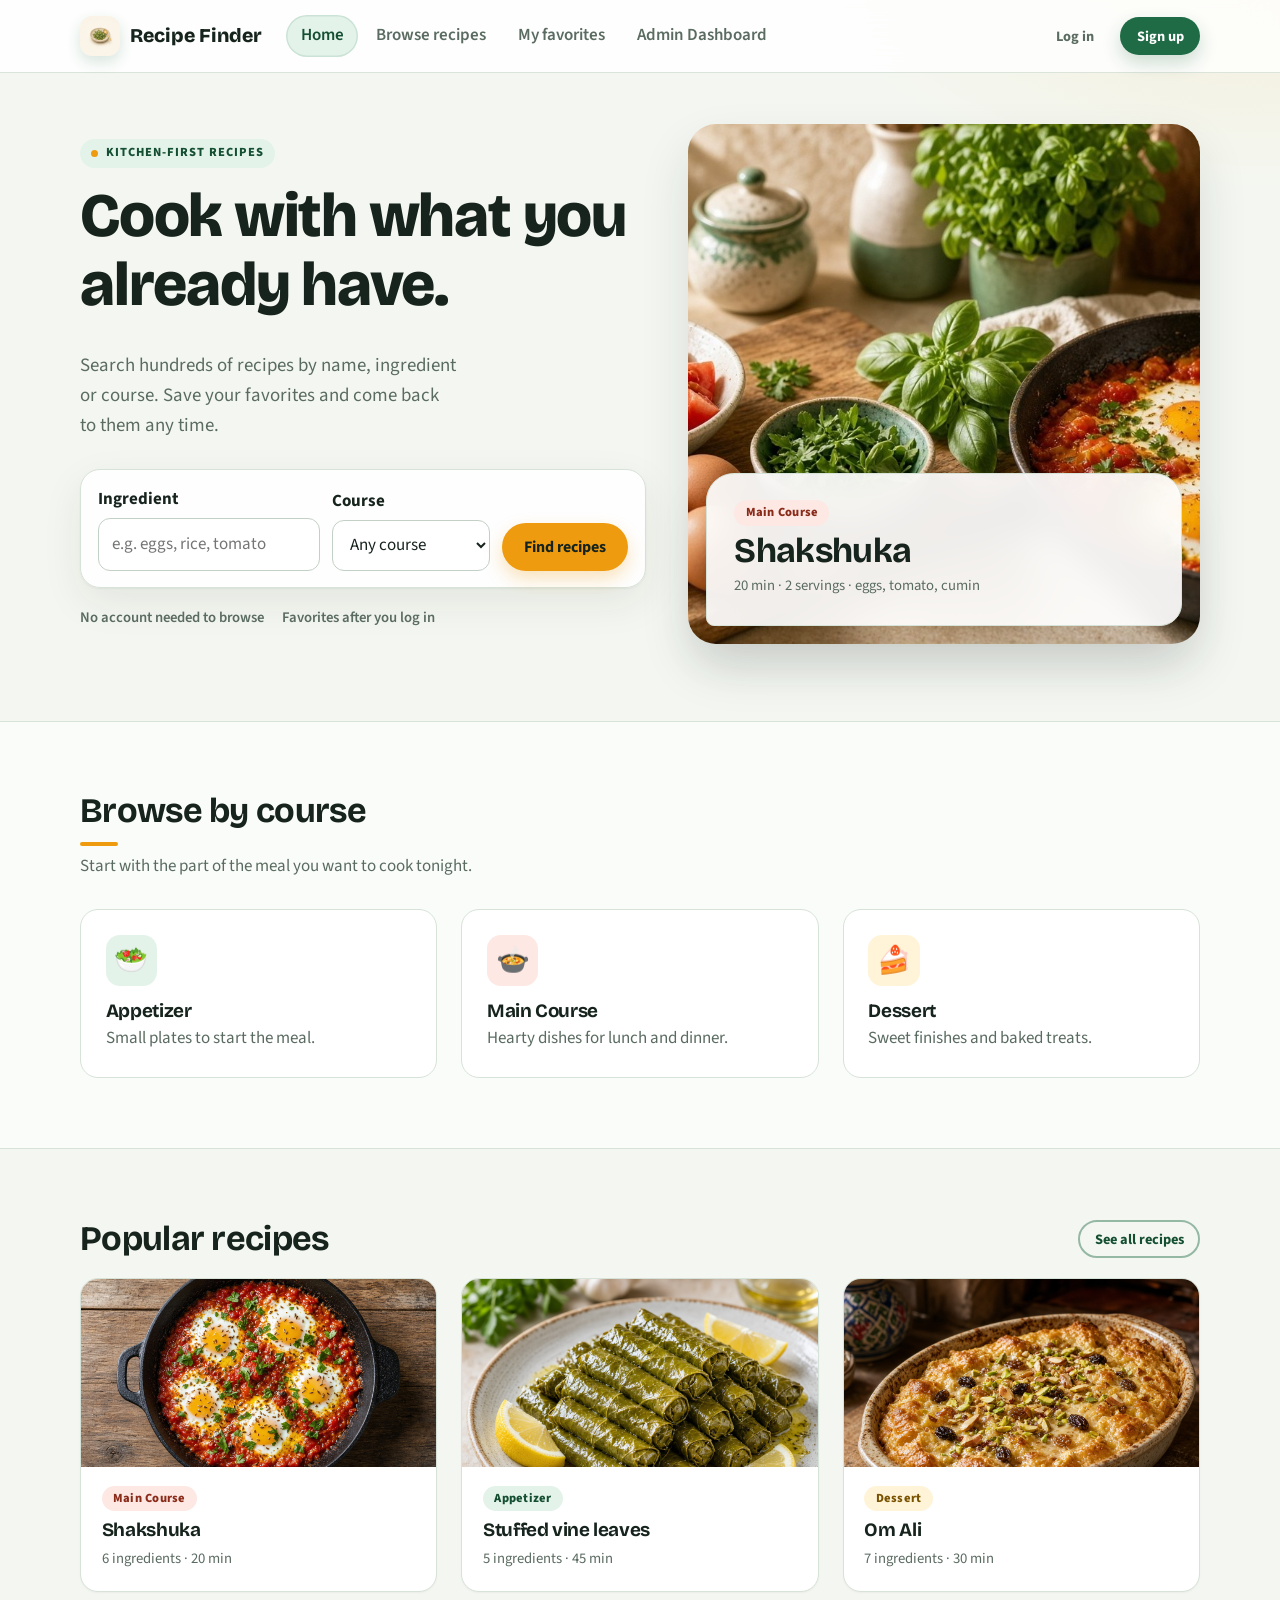
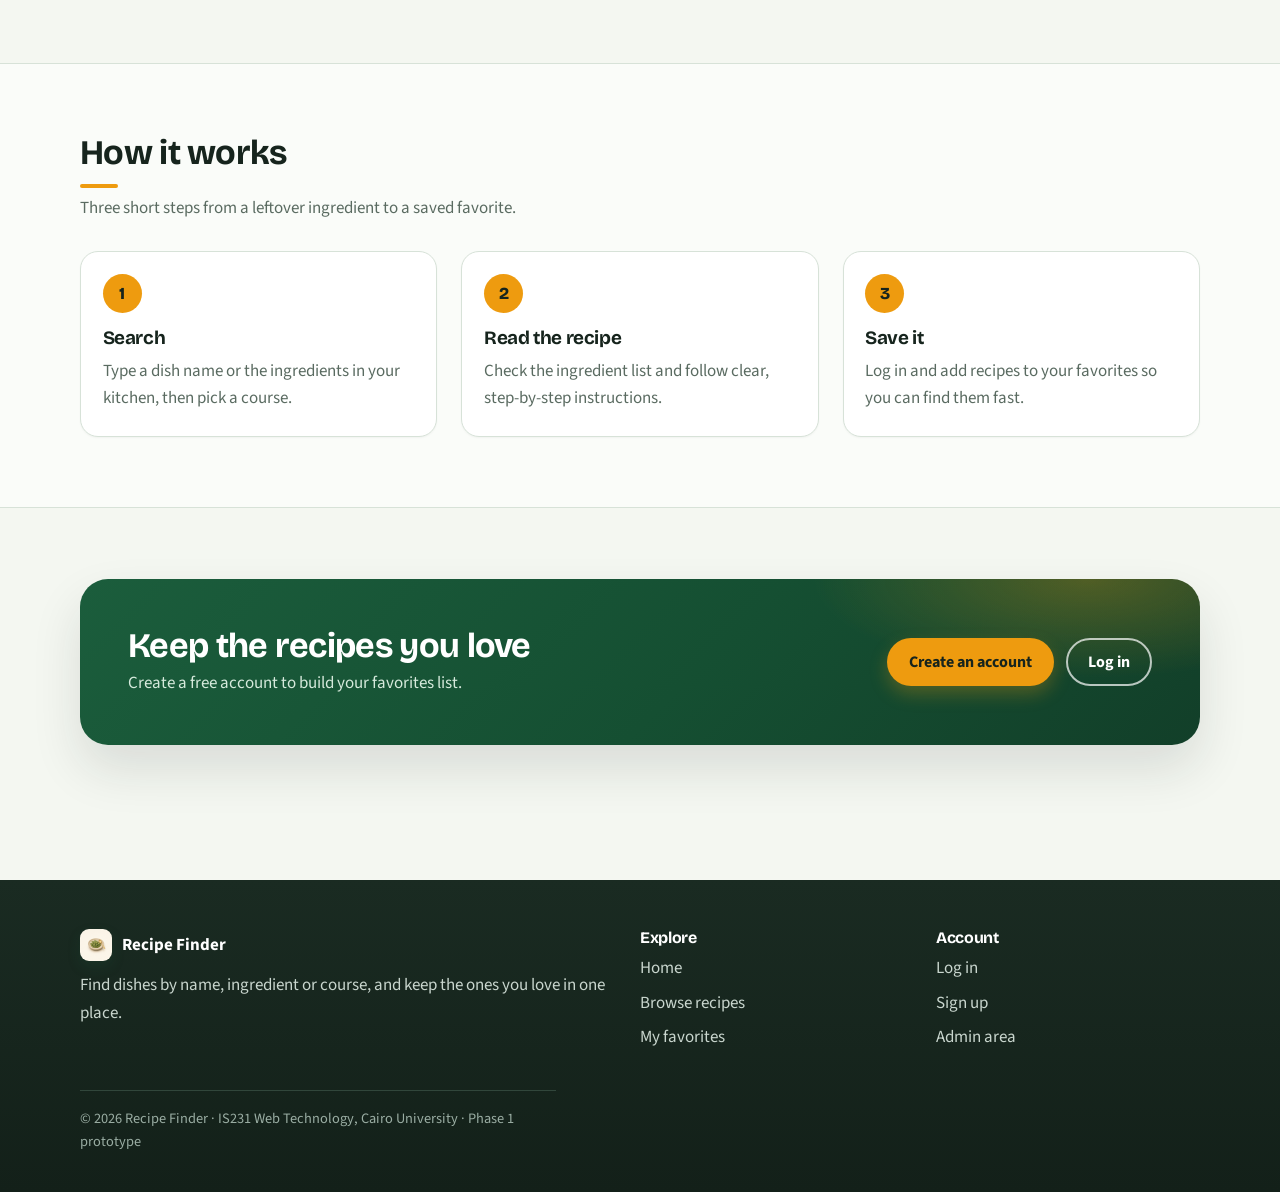
<file: index.html>
<!DOCTYPE html>
<html lang="en">
<head>
  <meta charset="UTF-8">
  <meta name="viewport" content="width=device-width, initial-scale=1">
  <title>Home | Recipe Finder</title>
  <link rel="preconnect" href="https://fonts.googleapis.com"><link rel="preconnect" href="https://fonts.gstatic.com" crossorigin><link href="https://fonts.googleapis.com/css2?family=Bricolage+Grotesque:wght@600;700;800&family=Source+Sans+3:wght@400;600;700&display=swap" rel="stylesheet">
  <link rel="stylesheet" href="css/style.css">
</head>
<body>
<a class="skip-link" href="#content">Skip to content</a>
<header class="site-header">
  <nav class="navbar" aria-label="Main navigation">
    <a class="brand" href="index.html"><img class="brand-logo" src="images/logo.png" alt="">Recipe Finder</a>
    <input type="checkbox" id="nav-main" class="nav-toggle-input"><label for="nav-main" class="nav-toggle"><span class="sr-only">Toggle menu</span><span aria-hidden="true">&#9776;</span></label>
    <ul class="nav-links">
       <li><a href="index.html" aria-current="page">Home</a></li>
       <li><a href="recipes.html">Browse recipes</a></li>
       <li><a href="favorites.html">My favorites</a></li>
       <li><a href="admin-dashboard.html">Admin Dashboard</a></li>
    </ul>
    <div class="nav-actions"><a class="btn btn-ghost btn-sm" href="login.html">Log in</a><a class="btn btn-primary btn-sm" href="signup.html">Sign up</a></div>
  </nav>
</header>

<main id="content">
  <section class="hero">
    <div class="container hero-grid">
      <div>
        <p class="kicker">Kitchen-first recipes</p>
        <h1>Cook with what you already have.</h1>
        <p class="hero-lead">Search hundreds of recipes by name, ingredient or course. Save your favorites and come back to them any time.</p>
        <form class="hero-search" action="recipes.html" method="get" role="search">
          <div class="field">
            <label for="hero-ingredient">Ingredient</label>
            <input type="search" id="hero-ingredient" name="ingredient" placeholder="e.g. eggs, rice, tomato">
          </div>
          <div class="field">
            <label for="hero-course">Course</label>
            <select id="hero-course" name="course">
              <option value="">Any course</option>
              <option>Appetizer</option>
              <option>Main Course</option>
              <option>Dessert</option>
            </select>
          </div>
          <button class="btn btn-accent" type="submit">Find recipes</button>
        </form>
        <p class="hero-note">
          <span>No account needed to browse</span>
          <span>Favorites after you log in</span>
        </p>
      </div>
      <div class="hero-photo">
        <img src="images/hero.jpg" alt="Eggs, tomatoes, herbs and olive oil on a kitchen counter">
        <aside class="recipe-sheet" aria-label="Sample recipe">
          <span class="badge badge-main">Main Course</span>
          <h2 style="margin:.4rem 0 .2rem">Shakshuka</h2>
          <p class="card-meta" style="margin:0">20 min · 2 servings · eggs, tomato, cumin</p>
        </aside>
      </div>
    </div>
  </section>

  <section class="section section-alt" aria-labelledby="courses-title">
    <div class="container">
      <div class="section-head">
        <h2 id="courses-title">Browse by course</h2>
        <p class="muted" style="margin:0">Start with the part of the meal you want to cook tonight.</p>
      </div>
      <div class="grid grid-3">
        <a class="course-tile tone-appetizer" href="recipes.html?course=Appetizer"><span class="emoji" aria-hidden="true">&#129367;</span><h3>Appetizer</h3><p class="muted" style="margin:0">Small plates to start the meal.</p></a>
        <a class="course-tile tone-main" href="recipes.html?course=Main+Course"><span class="emoji" aria-hidden="true">&#127858;</span><h3>Main Course</h3><p class="muted" style="margin:0">Hearty dishes for lunch and dinner.</p></a>
        <a class="course-tile tone-dessert" href="recipes.html?course=Dessert"><span class="emoji" aria-hidden="true">&#127856;</span><h3>Dessert</h3><p class="muted" style="margin:0">Sweet finishes and baked treats.</p></a>
      </div>
    </div>
  </section>

  <section class="section" aria-labelledby="popular-title">
    <div class="container">
      <div class="toolbar section-head">
        <h2 id="popular-title" style="margin:0">Popular recipes</h2>
        <a class="btn btn-outline btn-sm" href="recipes.html">See all recipes</a>
      </div>
      <div class="grid grid-3">
        <a class="card card-link" href="recipe-details.html">
          <div class="card-media"><img src="images/recipes/shakshuka.jpg" alt=""></div>
          <div class="card-body">
            <span class="badge badge-main">Main Course</span>
            <h3>Shakshuka</h3>
            <p class="card-meta">6 ingredients · 20 min</p>
          </div>
        </a>
        <a class="card card-link" href="recipe-details.html">
          <div class="card-media"><img src="images/recipes/vine-leaves.jpg" alt=""></div>
          <div class="card-body">
            <span class="badge">Appetizer</span>
            <h3>Stuffed vine leaves</h3>
            <p class="card-meta">5 ingredients · 45 min</p>
          </div>
        </a>
        <a class="card card-link" href="recipe-details.html">
          <div class="card-media"><img src="images/recipes/om-ali.jpg" alt=""></div>
          <div class="card-body">
            <span class="badge badge-dessert">Dessert</span>
            <h3>Om Ali</h3>
            <p class="card-meta">7 ingredients · 30 min</p>
          </div>
        </a>
      </div>
    </div>
  </section>

  <section class="section section-alt" aria-labelledby="how-title">
    <div class="container">
      <div class="section-head">
        <h2 id="how-title">How it works</h2>
        <p class="muted" style="margin:0">Three short steps from a leftover ingredient to a saved favorite.</p>
      </div>
      <ol class="steps-flow">
        <li><h3>Search</h3><p>Type a dish name or the ingredients in your kitchen, then pick a course.</p></li>
        <li><h3>Read the recipe</h3><p>Check the ingredient list and follow clear, step-by-step instructions.</p></li>
        <li><h3>Save it</h3><p>Log in and add recipes to your favorites so you can find them fast.</p></li>
      </ol>
    </div>
  </section>

  <section class="section">
    <div class="container">
      <div class="cta-band">
        <div>
          <h2>Keep the recipes you love</h2>
          <p>Create a free account to build your favorites list.</p>
        </div>
        <div class="toolbar" style="margin:0">
          <a class="btn btn-accent" href="signup.html">Create an account</a>
          <a class="btn btn-outline" href="login.html">Log in</a>
        </div>
      </div>
    </div>
  </section>
</main>

<footer class="site-footer">
  <div class="container">
    <div class="footer-grid">
      <div>
        <div class="footer-brand"><img class="brand-logo" src="images/logo.png" alt=""><strong>Recipe Finder</strong></div>
        <p>Find dishes by name, ingredient or course, and keep the ones you love in one place.</p>
      </div>
      <div>
        <h3>Explore</h3>
        <ul>
          <li><a href="index.html">Home</a></li>
          <li><a href="recipes.html">Browse recipes</a></li>
          <li><a href="favorites.html">My favorites</a></li>
        </ul>
      </div>
      <div>
        <h3>Account</h3>
        <ul>
          <li><a href="login.html">Log in</a></li>
          <li><a href="signup.html">Sign up</a></li>
          <li><a href="admin-dashboard.html">Admin area</a></li>
        </ul>
      </div>
    </div>
    <p class="footer-bottom">&copy; 2026 Recipe Finder &middot; IS231 Web Technology, Cairo University &middot; Phase 1 prototype</p>
  </div>
</footer>
</body>
</html>
</file>
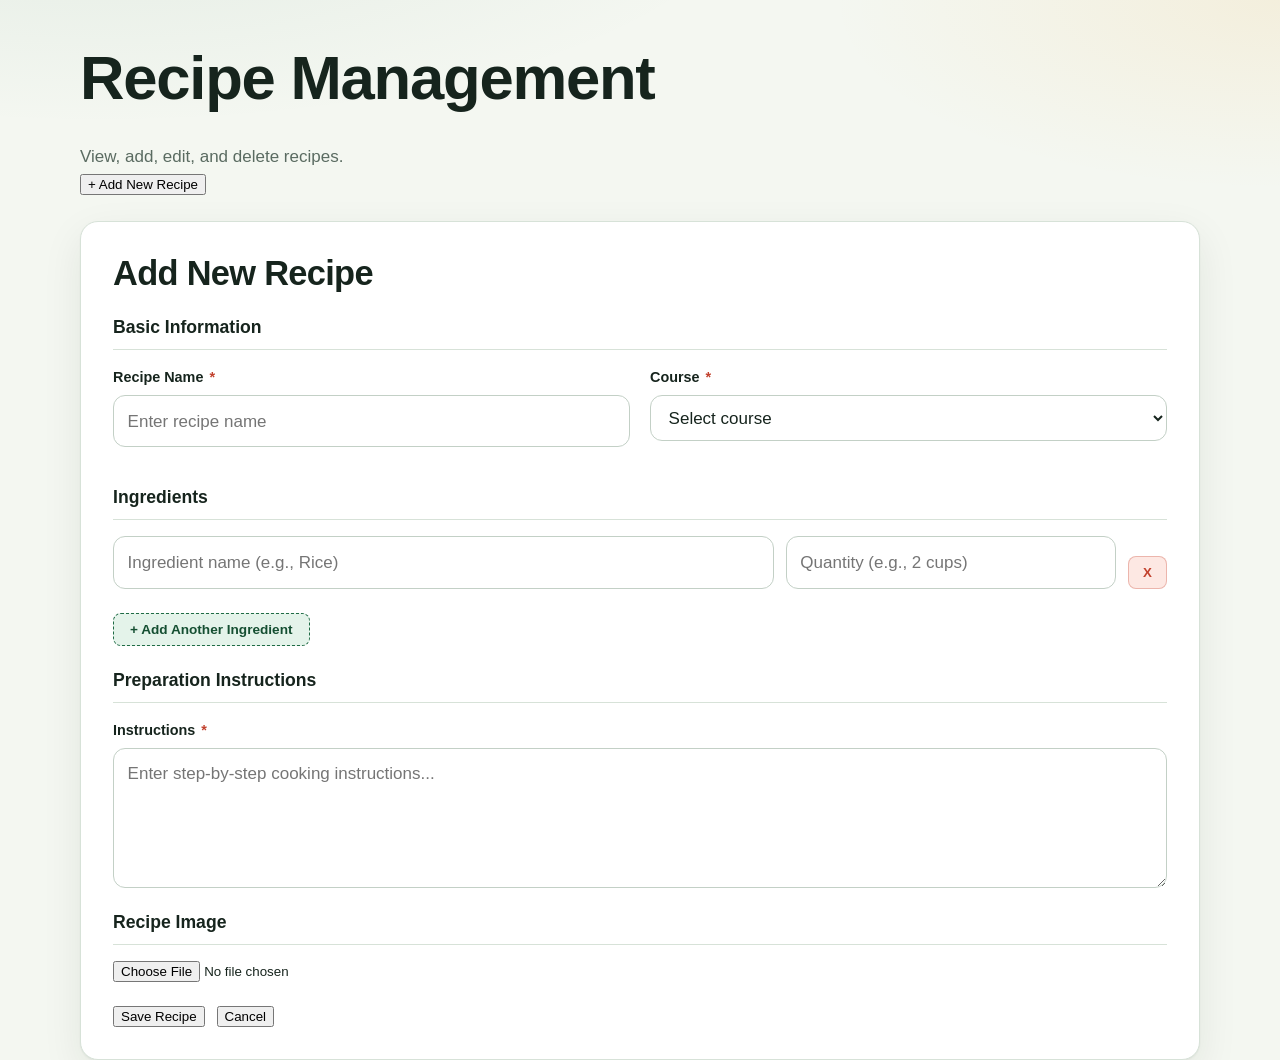
<file: addRecipe.html>
<!DOCTYPE html>
<html lang="en">
<head>
  <meta charset="UTF-8">
  <meta name="viewport" content="width=device-width, initial-scale=1.0">
  <title>Recipe Management - Add / Edit Recipe</title>
  

  <link rel="stylesheet" href="css/style.css">
</head>
<body>

  <div class="container">
    <!-- Header -->
    <div class="page-header">
      <div class="page-title">
        <h1>Recipe Management</h1>
        <p>View, add, edit, and delete recipes.</p>
      </div>
      <button type="button" class="btn-add-top">+ Add New Recipe</button>
    </div>

    <!-- Form Section -->
    <div class="form-card">
      <h2 id="formTitle">Add New Recipe</h2>

      <form action="#" method="POST" enctype="multipart/form-data">
        <!-- Basic Info Section -->
        <div class="form-section-title">Basic Information</div>
        <div class="form-grid">
          <div class="form-group">
            <label for="recipeName">Recipe Name <span class="required">*</span></label>
            <input type="text" id="recipeName" name="recipeName" placeholder="Enter recipe name" required>
          </div>
          <div class="form-group">
            <label for="courseSelect">Course <span class="required">*</span></label>
            <select id="courseSelect" name="courseSelect" required>
              <option value="" disabled selected>Select course</option>
              <option value="Main Course">Main Course</option>
              <option value="Appetizer">Appetizer</option>
              <option value="Dessert">Dessert</option>
            </select>
          </div>
        </div>

        <!-- Ingredients Section -->
        <div class="form-section-title">Ingredients</div>
        <div class="form-group">
          <div id="ingredientsContainer">
            <div class="ingredient-row">
              <input type="text" name="ingredientName[]" class="ing-name" placeholder="Ingredient name (e.g., Rice)" style="flex: 2;" required>
              <input type="text" name="ingredientQty[]" class="ing-qty" placeholder="Quantity (e.g., 2 cups)" style="flex: 1;" required>
              <button type="button" class="btn-remove-ing">X</button>
            </div>
          </div>
          <div>
            <button type="button" class="btn-add-ing">+ Add Another Ingredient</button>
          </div>
        </div>

        <!-- Instructions Section -->
        <div class="form-section-title">Preparation Instructions</div>
        <div class="form-group">
          <label for="instructions">Instructions <span class="required">*</span></label>
          <textarea id="instructions" name="instructions" placeholder="Enter step-by-step cooking instructions..." required></textarea>
        </div>

        <!-- Image Upload Section -->
        <div class="form-section-title">Recipe Image</div>
        <div class="form-group">
          <input type="file" id="recipeImage" name="recipeImage" accept="image/*">
        </div>

        <!-- Actions -->
        <div class="form-actions">
          <button type="submit" class="btn-save">Save Recipe</button>
          <button type="reset" class="btn-cancel">Cancel</button>
        </div>
      </form>
    </div>
  </div>

</body>
</html>
</file>
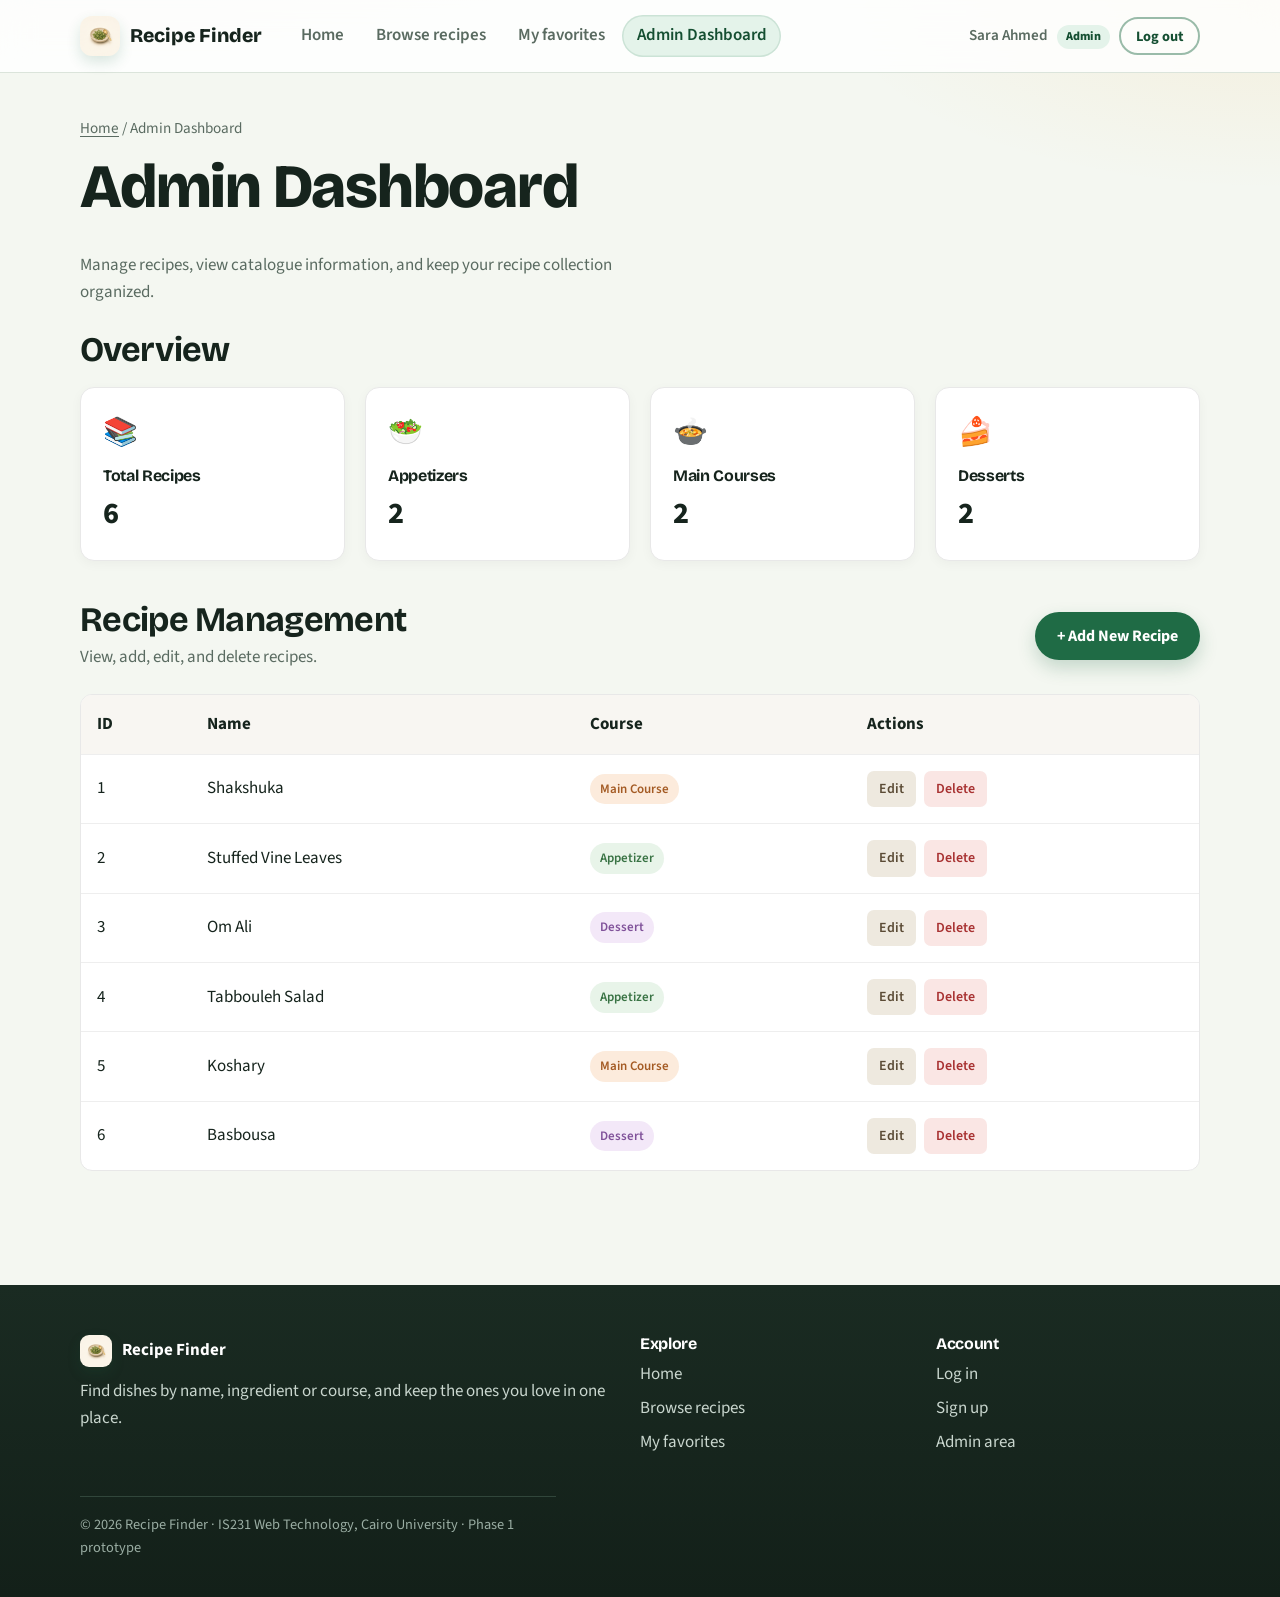
<file: admin-dashboard.html>
<!DOCTYPE html>
<html lang="en">

<head>
    <meta charset="UTF-8">
    <meta name="viewport" content="width=device-width, initial-scale=1">
    <title>Admin Dashboard | Recipe Finder</title>
    <link rel="preconnect" href="https://fonts.googleapis.com">
    <link rel="preconnect" href="https://fonts.gstatic.com" crossorigin>
    <link href="https://fonts.googleapis.com/css2?family=Bricolage+Grotesque:wght@600;700;800&family=Source+Sans+3:wght@400;600;700&display=swap"
          rel="stylesheet">
    <link rel="stylesheet" href="css/style.css">
    <link rel="stylesheet" href="css/recipe-details.css">
    <link rel="stylesheet" href="css/admin-dashboard.css">
</head>

<body>
    <header class="site-header">
        <nav class="navbar">
            <a class="brand" href="index.html">
                <img class="brand-logo" src="images/logo.png" alt="">
                Recipe Finder
            </a>
            <input type="checkbox" id="nav-admin" class="nav-toggle-input">
            <label for="nav-admin" class="nav-toggle">
                <span>&#9776;</span>
            </label>
            <ul class="nav-links">
                <li><a href="index.html">Home</a></li>
                <li><a href="recipes.html">Browse recipes</a></li>
                <li><a href="favorites.html">My favorites</a></li>
                <li>
                    <a href="admin-dashboard.html" aria-current="page">
                        Admin Dashboard
                    </a>
                </li>
            </ul>
            <div class="nav-actions">
                <span class="nav-user">
                    Sara Ahmed
                    <span class="role-tag">Admin</span>
                </span>
                <a class="btn btn-outline btn-sm" href="index.html">
                    Log out
                </a>
            </div>
        </nav>
    </header>
    <main id="content">
        <div class="container page-header">
            <nav class="breadcrumb">
                <a href="index.html">Home</a> /
                <span>Admin Dashboard</span>
            </nav>
            <h1>Admin Dashboard</h1>
            <p>
                Manage recipes, view catalogue information,
                and keep your recipe collection organized.
            </p>
        </div>
        <div class="container">
            <section class="dashboard-summary">
                <h2>Overview</h2>
                <div class="summary-grid">
                    <article class="summary-card">
                        <span class="summary-icon">📚</span>
                        <h3>Total Recipes</h3>
                        <p class="summary-number" id="total-recipes">6</p>
                    </article>
                    <article class="summary-card">
                        <span class="summary-icon">🥗</span>
                        <h3>Appetizers</h3>
                        <p class="summary-number" id="appetizer-count">2</p>
                    </article>
                    <article class="summary-card">
                        <span class="summary-icon">🍲</span>
                        <h3>Main Courses</h3>
                        <p class="summary-number" id="main-count">2</p>
                    </article>
                    <article class="summary-card">
                        <span class="summary-icon">🍰</span>
                        <h3>Desserts</h3>
                        <p class="summary-number" id="dessert-count">2</p>
                    </article>
                </div>
            </section>
            <section class="recipe-management">
                <div class="management-heading">
                    <div>
                        <h2>Recipe Management</h2>
                        <p class="muted">
                            View, add, edit, and delete recipes.
                        </p>
                    </div>
                   <a href="addRecipe.html" class="btn btn-primary">
                    + Add New Recipe
                    </a>
                </div>
                <section class="recipe-form-section"
                         id="recipe-form-section"
                         style="display: none;">
                    <h3 id="form-title">Add New Recipe</h3>
                    <form id="recipe-form">
                        <div class="admin-form-grid">
                            <div class="field">
                                <label for="recipe-name">
                                    Recipe Name
                                </label>
                                <input type="text"
                                       id="recipe-name"
                                       placeholder="Enter recipe name"
                                       required>
                            </div>
                            <div class="field">
                                <label for="recipe-course">
                                    Course
                                </label>
                                <select id="recipe-course" required>
                                    <option value="">
                                        Select course
                                    </option>
                                    <option value="Appetizer">
                                        Appetizer
                                    </option>
                                    <option value="Main Course">
                                        Main Course
                                    </option>
                                    <option value="Dessert">
                                        Dessert
                                    </option>
                                </select>
                            </div>
                        </div>
                        <div class="form-actions">
                            <button class="btn btn-primary" type="submit">
                                Save Recipe
                            </button>
                            <button class="btn btn-outline"
                                    type="button"
                                    id="cancel-form-btn">
                                Cancel
                            </button>
                        </div>
                    </form>
                </section>
                <div class="table-container">
                    <table class="recipes-table">
                        <thead>
                            <tr>
                                <th>ID</th>
                                <th>Name</th>
                                <th>Course</th>
                                <th>Actions</th>
                            </tr>
                        </thead>
                        <tbody id="recipes-table-body">
                            <tr>
                                <td>1</td>
                                <td>Shakshuka</td>
                                <td><span class="course-tag main-tag">Main Course</span></td>
                                <td>
                                    <div class="table-actions">
                                        <button class="edit-btn" type="button">Edit</button>
                                        <button class="delete-btn" type="button">Delete</button>
                                    </div>
                                </td>
                            </tr>

                            <tr>
                                <td>2</td>
                                <td>Stuffed Vine Leaves</td>
                                <td><span class="course-tag appetizer-tag">Appetizer</span></td>
                                <td>
                                    <div class="table-actions">
                                        <button class="edit-btn" type="button">Edit</button>
                                        <button class="delete-btn" type="button">Delete</button>
                                    </div>
                                </td>
                            </tr>

                            <tr>
                                <td>3</td>
                                <td>Om Ali</td>
                                <td><span class="course-tag dessert-tag">Dessert</span></td>
                                <td>
                                    <div class="table-actions">
                                        <button class="edit-btn" type="button">Edit</button>
                                        <button class="delete-btn" type="button">Delete</button>
                                    </div>
                                </td>
                            </tr>

                            <tr>
                                <td>4</td>
                                <td>Tabbouleh Salad</td>
                                <td><span class="course-tag appetizer-tag">Appetizer</span></td>
                                <td>
                                    <div class="table-actions">
                                        <button class="edit-btn" type="button">Edit</button>
                                        <button class="delete-btn" type="button">Delete</button>
                                    </div>
                                </td>
                            </tr>
                            <tr>
                                <td>5</td>
                                <td>Koshary</td>
                                <td><span class="course-tag main-tag">Main Course</span></td>
                                <td>
                                    <div class="table-actions">
                                        <button class="edit-btn" type="button">Edit</button>
                                        <button class="delete-btn" type="button">Delete</button>
                                    </div>
                                </td>
                            </tr>
                            <tr>
                                <td>6</td>
                                <td>Basbousa</td>
                                <td><span class="course-tag dessert-tag">Dessert</span></td>
                                <td>
                                    <div class="table-actions">
                                        <button class="edit-btn" type="button">Edit</button>
                                        <button class="delete-btn" type="button">Delete</button>
                                    </div>
                                </td>
                            </tr>
                        </tbody>
                    </table>
                </div>
            </section>
        </div>

    </main>

    <footer class="site-footer">
        <div class="container">
            <div class="footer-grid">
                <div>
                    <div class="footer-brand">
                        <img class="brand-logo" src="images/logo.png" alt="">
                        <strong>Recipe Finder</strong>
                    </div>
                    <p>
                        Find dishes by name, ingredient or course,
                        and keep the ones you love in one place.
                    </p>
                </div>
                <div>
                    <h3>Explore</h3>
                    <ul>
                        <li><a href="index.html">Home</a></li>
                        <li><a href="recipes.html">Browse recipes</a></li>
                        <li><a href="favorites.html">My favorites</a></li>
                    </ul>
                </div>
                <div>
                    <h3>Account</h3>
                    <ul>
                        <li><a href="login.html">Log in</a></li>
                        <li><a href="signup.html">Sign up</a></li>
                        <li><a href="admin-dashboard.html">Admin area</a></li>
                    </ul>
                </div>
            </div>
            <p class="footer-bottom">
                &copy; 2026 Recipe Finder &middot;
                IS231 Web Technology, Cairo University &middot;
                Phase 1 prototype
            </p>
        </div>
    </footer>
    
</body>
</html>
</file>
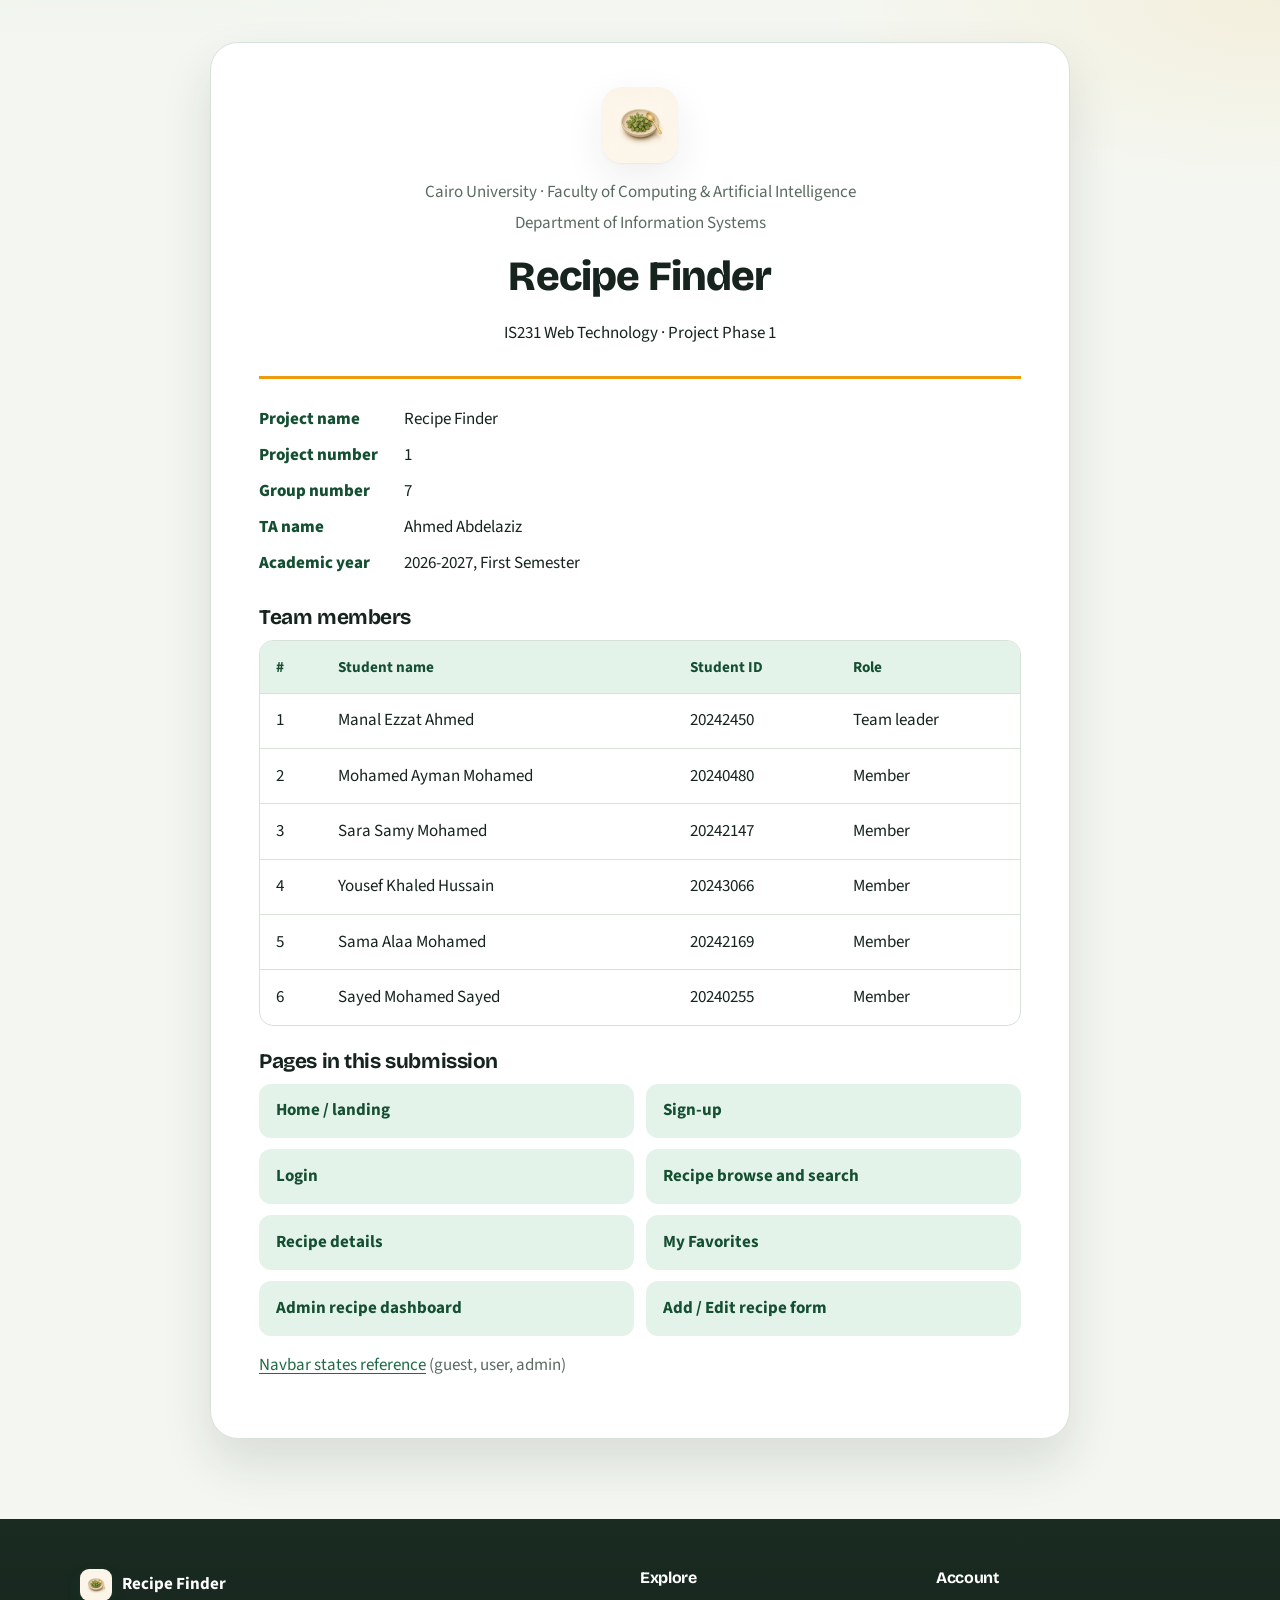
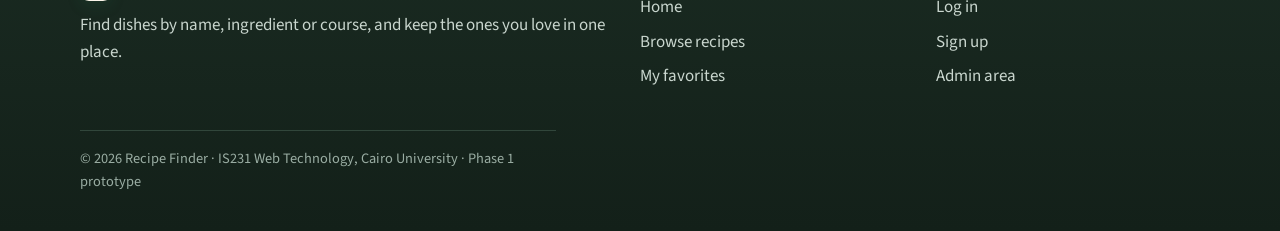
<file: cover.html>
<!DOCTYPE html>
<html lang="en">
<head>
  <meta charset="UTF-8">
  <meta name="viewport" content="width=device-width, initial-scale=1">
  <title>Cover page | Recipe Finder</title>
  <link rel="preconnect" href="https://fonts.googleapis.com"><link rel="preconnect" href="https://fonts.gstatic.com" crossorigin><link href="https://fonts.googleapis.com/css2?family=Bricolage+Grotesque:wght@600;700;800&family=Source+Sans+3:wght@400;600;700&display=swap" rel="stylesheet">
  <link rel="stylesheet" href="css/style.css">
</head>
<body>
<a class="skip-link" href="#content">Skip to content</a>
<main id="content" class="container">
  <article class="cover">
    <header class="cover-head">
      <img class="cover-logo" src="images/logo.png" alt="Recipe Finder logo">
      <p class="muted">Cairo University &middot; Faculty of Computing &amp; Artificial Intelligence</p>
      <p class="muted">Department of Information Systems</p>
      <h1 style="font-size:2.6rem;margin-top:1rem">Recipe Finder</h1>
      <p>IS231 Web Technology &middot; Project Phase 1</p>
    </header>

    <dl class="info-list">
      <dt>Project name</dt><dd>Recipe Finder</dd>
      <dt>Project number</dt><dd>1</dd>
      <dt>Group number</dt><dd>7</dd>
      <dt>TA name</dt><dd>Ahmed Abdelaziz</dd>
      <dt>Academic year</dt><dd>2026-2027, First Semester</dd>
    </dl>

    <h2 style="font-size:1.3rem">Team members</h2>
    <div class="table-wrap" style="margin-bottom:1.5rem">
      <table class="table">
        <thead><tr><th>#</th><th>Student name</th><th>Student ID</th><th>Role</th></tr></thead>
        <tbody>
<tr><td>1</td><td>Manal Ezzat Ahmed</td><td>20242450</td><td>Team leader</td></tr>
<tr><td>2</td><td>Mohamed Ayman Mohamed</td><td>20240480</td><td>Member</td></tr>
<tr><td>3</td><td>Sara Samy Mohamed</td><td>20242147</td><td>Member</td></tr>
<tr><td>4</td><td>Yousef Khaled Hussain</td><td>20243066</td><td>Member</td></tr>
<tr><td>5</td><td>Sama Alaa Mohamed</td><td>20242169</td><td>Member</td></tr>
<tr><td>6</td><td>Sayed Mohamed Sayed</td><td>20240255</td><td>Member</td></tr>
        </tbody>
      </table>
    </div>

    <h2 style="font-size:1.3rem">Pages in this submission</h2>
    <ul class="cover-pages">
      <li><a href="index.html">Home / landing</a></li>
      <li><a href="signup.html">Sign-up</a></li>
      <li><a href="login.html">Login</a></li>
      <li><a href="recipes.html">Recipe browse and search</a></li>
      <li><a href="recipe-details.html">Recipe details</a></li>
      <li><a href="favorites.html">My Favorites</a></li>
      <li><a href="admin-dashboard.html">Admin recipe dashboard</a></li>
      <li><a href="recipe-form.html">Add / Edit recipe form</a></li>
    </ul>
    <p class="muted"><a href="navbar-states.html">Navbar states reference</a> (guest, user, admin)</p>
  </article>
</main>
<footer class="site-footer">
  <div class="container">
    <div class="footer-grid">
      <div>
        <div class="footer-brand"><img class="brand-logo" src="images/logo.png" alt=""><strong>Recipe Finder</strong></div>
        <p>Find dishes by name, ingredient or course, and keep the ones you love in one place.</p>
      </div>
      <div>
        <h3>Explore</h3>
        <ul>
          <li><a href="index.html">Home</a></li>
          <li><a href="recipes.html">Browse recipes</a></li>
          <li><a href="favorites.html">My favorites</a></li>
        </ul>
      </div>
      <div>
        <h3>Account</h3>
        <ul>
          <li><a href="login.html">Log in</a></li>
          <li><a href="signup.html">Sign up</a></li>
          <li><a href="admin-dashboard.html">Admin area</a></li>
        </ul>
      </div>
    </div>
    <p class="footer-bottom">&copy; 2026 Recipe Finder &middot; IS231 Web Technology, Cairo University &middot; Phase 1 prototype</p>
  </div>
</footer>
</body>
</html>
</file>
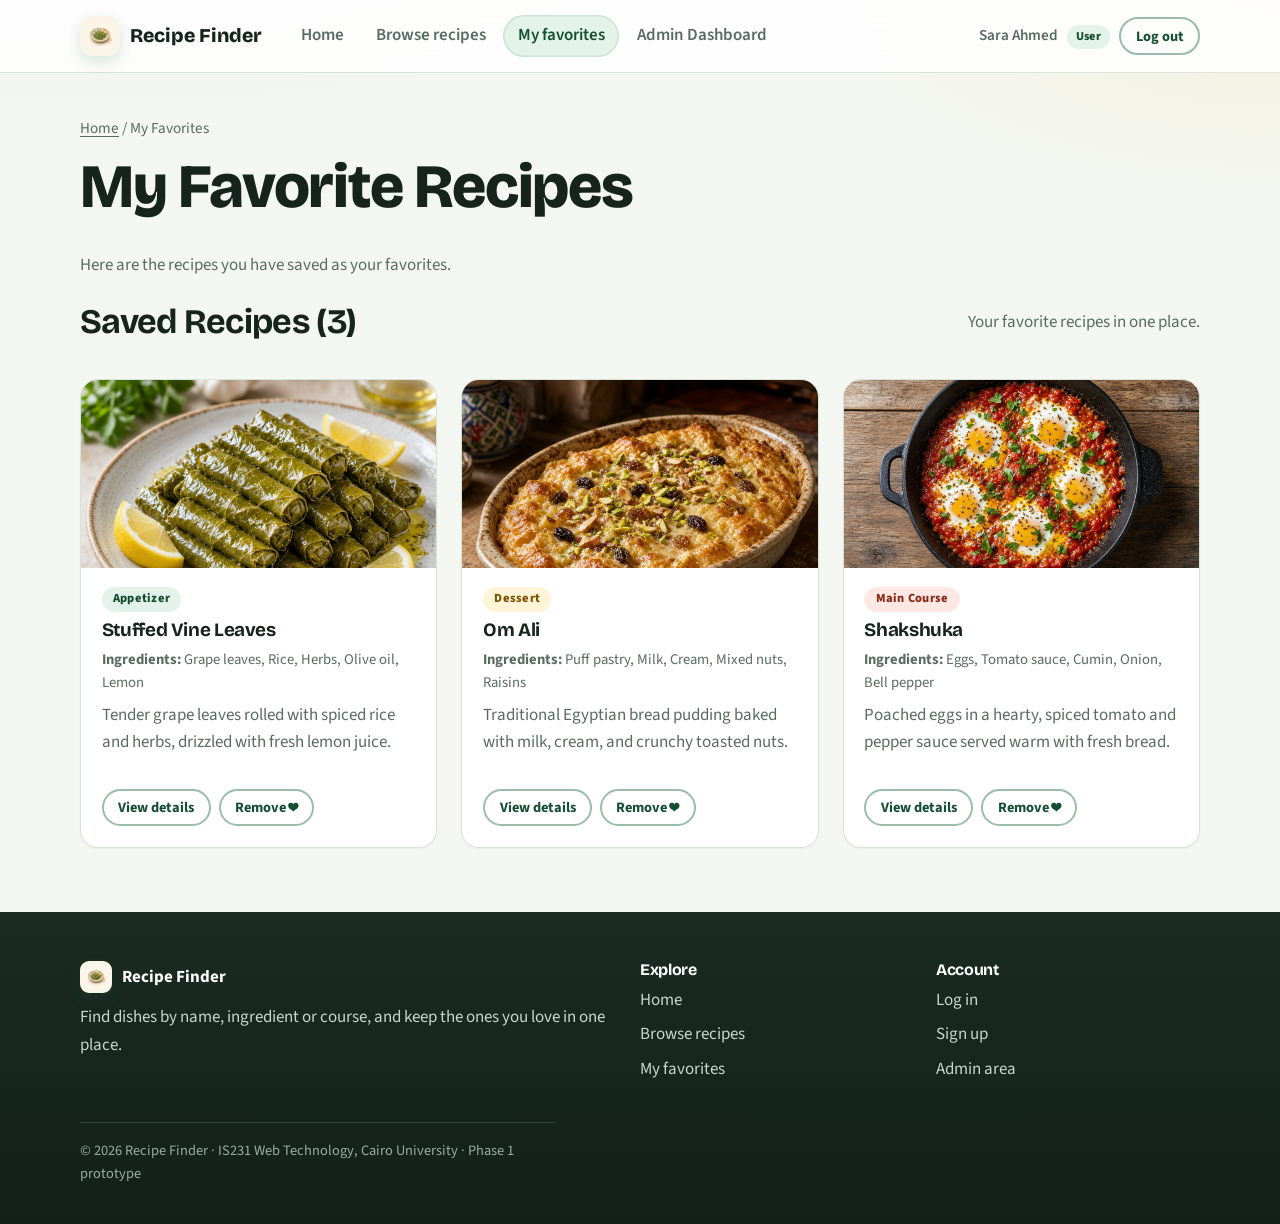
<file: favorites.html>
<!DOCTYPE html>
<html lang="en">

<head>
    <meta charset="UTF-8">
    <meta name="viewport" content="width=device-width, initial-scale=1.0">

    <title>My Favorites | Recipe Finder</title>
    <link rel="preconnect" href="https://fonts.googleapis.com">
    <link rel="preconnect" href="https://fonts.gstatic.com" crossorigin>
    <link href="https://fonts.googleapis.com/css2?family=Bricolage+Grotesque:wght@600;700;800&family=Source+Sans+3:wght@400;600;700&display=swap"
          rel="stylesheet">
    <link rel="stylesheet" href="css/style.css">
    <link rel="stylesheet" href="css/recipe-details.css">

</head>
<body>
    <header class="site-header">

        <nav class="navbar">

            <a class="brand" href="index.html">
                <img class="brand-logo" src="images/logo.png" alt="">
                Recipe Finder
            </a>

            <input type="checkbox" id="nav-user" class="nav-toggle-input">

            <label for="nav-user" class="nav-toggle">
                <span>&#9776;</span>
            </label>

        <ul class="nav-links">
            <li><a href="index.html">Home</a></li>
            <li><a href="recipes.html">Browse recipes</a></li>
            <li><a href="favorites.html" aria-current="page">My favorites</a></li>
            <li><a href="admin-dashboard.html">Admin Dashboard</a></li>
        </ul>

            <div class="nav-actions">

                <span class="nav-user">
                    Sara Ahmed
                    <span class="role-tag">User</span>
                </span>

                <a class="btn btn-outline btn-sm" href="index.html">
                    Log out
                </a>

            </div>

        </nav>

    </header>

    <main id="content">

        <div class="container page-header">

            <nav class="breadcrumb">
                <a href="index.html">Home</a> /
                <span>My Favorites</span>
            </nav>

            <h1>My Favorite Recipes</h1>

            <p>
                Here are the recipes you have saved as your favorites.
            </p>

        </div>

        <div class="container">

            <section class="recipe-section">

                <div class="toolbar">

                    <h2>
                        Saved Recipes (<span id="saved-count">3</span>)
                    </h2>

                    <p class="muted">
                        Your favorite recipes in one place.
                    </p>

                </div>

                <div class="grid grid-3" id="favorites-grid">

                    <article class="card favorite-card">

                        <div class="card-media">

                            <img src="images/recipes/vine-leaves.jpg"
                                 alt="Stuffed vine leaves with lemon">

                        </div>

                        <div class="card-body">

                            <span class="badge">Appetizer</span>

                            <h3>Stuffed Vine Leaves</h3>

                            <p class="card-meta">
                                <strong>Ingredients:</strong>
                                Grape leaves, Rice, Herbs, Olive oil, Lemon
                            </p>

                            <p class="muted">
                                Tender grape leaves rolled with spiced rice
                                and herbs, drizzled with fresh lemon juice.
                            </p>

                            <div class="card-actions">

                                <a class="btn btn-outline btn-sm"
                                   href="recipe-details.html">
                                    View details
                                </a>

                                <button class="btn btn-outline btn-sm remove-btn"
                                        type="button">
                                    Remove ❤️
                                </button>

                            </div>

                        </div>

                    </article>

                    <article class="card favorite-card">

                        <div class="card-media">

                            <img src="images/recipes/om-ali.jpg"
                                 alt="Baked Om Ali dessert">

                        </div>

                        <div class="card-body">

                            <span class="badge badge-dessert">Dessert</span>

                            <h3>Om Ali</h3>

                            <p class="card-meta">
                                <strong>Ingredients:</strong>
                                Puff pastry, Milk, Cream, Mixed nuts, Raisins
                            </p>

                            <p class="muted">
                                Traditional Egyptian bread pudding baked
                                with milk, cream, and crunchy toasted nuts.
                            </p>

                            <div class="card-actions">

                                <a class="btn btn-outline btn-sm"
                                   href="recipe-details.html">
                                    View details
                                </a>

                                <button class="btn btn-outline btn-sm remove-btn"
                                        type="button">
                                    Remove ❤️
                                </button>

                            </div>

                        </div>

                    </article>
                    <article class="card favorite-card">

                        <div class="card-media">

                            <img src="images/recipes/shakshuka.jpg"
                                 alt="Shakshuka in a skillet">

                        </div>

                        <div class="card-body">

                            <span class="badge badge-main">Main Course</span>

                            <h3>Shakshuka</h3>

                            <p class="card-meta">
                                <strong>Ingredients:</strong>
                                Eggs, Tomato sauce, Cumin, Onion, Bell pepper
                            </p>

                            <p class="muted">
                                Poached eggs in a hearty, spiced tomato
                                and pepper sauce served warm with fresh bread.
                            </p>

                            <div class="card-actions">

                                <a class="btn btn-outline btn-sm"
                                   href="recipe-details.html">
                                    View details
                                </a>

                                <button class="btn btn-outline btn-sm remove-btn"
                                        type="button">
                                    Remove ❤️
                                </button>

                            </div>

                        </div>

                    </article>

                </div>

                <div class="empty-state"
                     id="empty-state"
                     style="display: none;">

                    <span class="icon">❤️</span>

                    <h3>You haven't saved any recipes yet.</h3>

                    <p>
                        Explore our recipes and save your favorites
                        to find them here.
                    </p>

                    <a class="btn btn-primary" href="recipes.html">
                        Explore Recipes
                    </a>

                </div>

            </section>

        </div>

    </main>

    <footer class="site-footer">
        <div class="container">
            <div class="footer-grid">
                <div>
                    <div class="footer-brand">
                        <img class="brand-logo" src="images/logo.png" alt="">
                        <strong>Recipe Finder</strong>
                    </div>
                    <p>
                        Find dishes by name, ingredient or course,
                        and keep the ones you love in one place.
                    </p>
                </div>
                <div>
                    <h3>Explore</h3>
                    <ul>
                        <li>
                            <a href="index.html">Home</a>
                        </li>
                        <li>
                            <a href="recipes.html">Browse recipes</a>
                        </li>
                        <li>
                            <a href="favorites.html">My favorites</a>
                        </li>
                    </ul>
                </div>
                <div>
                    <h3>Account</h3>
                    <ul>
                        <li>
                            <a href="login.html">Log in</a>
                        </li>
                        <li>
                            <a href="signup.html">Sign up</a>
                        </li>
                        <li>
                            <a href="admin-dashboard.html">Admin area</a>
                        </li>
                    </ul>
                </div>
            </div>
            <p class="footer-bottom">
                &copy; 2026 Recipe Finder &middot;
                IS231 Web Technology, Cairo University &middot;
                Phase 1 prototype
            </p>
        </div>
    </footer>
    <script>
        const favoritesGrid =
            document.getElementById("favorites-grid");

        const savedCount =
            document.getElementById("saved-count");

        const emptyState =
            document.getElementById("empty-state");

        function updateFavorites() {
            const favoriteCards =
                document.querySelectorAll(".favorite-card");
            savedCount.textContent = favoriteCards.length;
            if (favoriteCards.length === 0) {
                favoritesGrid.style.display = "none";
                emptyState.style.display = "block";
            } else {
                favoritesGrid.style.display = "grid";
                emptyState.style.display = "none";
            }
        }

        const removeButtons =
            document.querySelectorAll(".remove-btn");
        removeButtons.forEach(function(button) {
            button.addEventListener("click", function() {
                const card =
                    button.closest(".favorite-card");
                card.remove();
                updateFavorites();
            });
        });
        updateFavorites();
    </script>
</body>
</html>
</file>
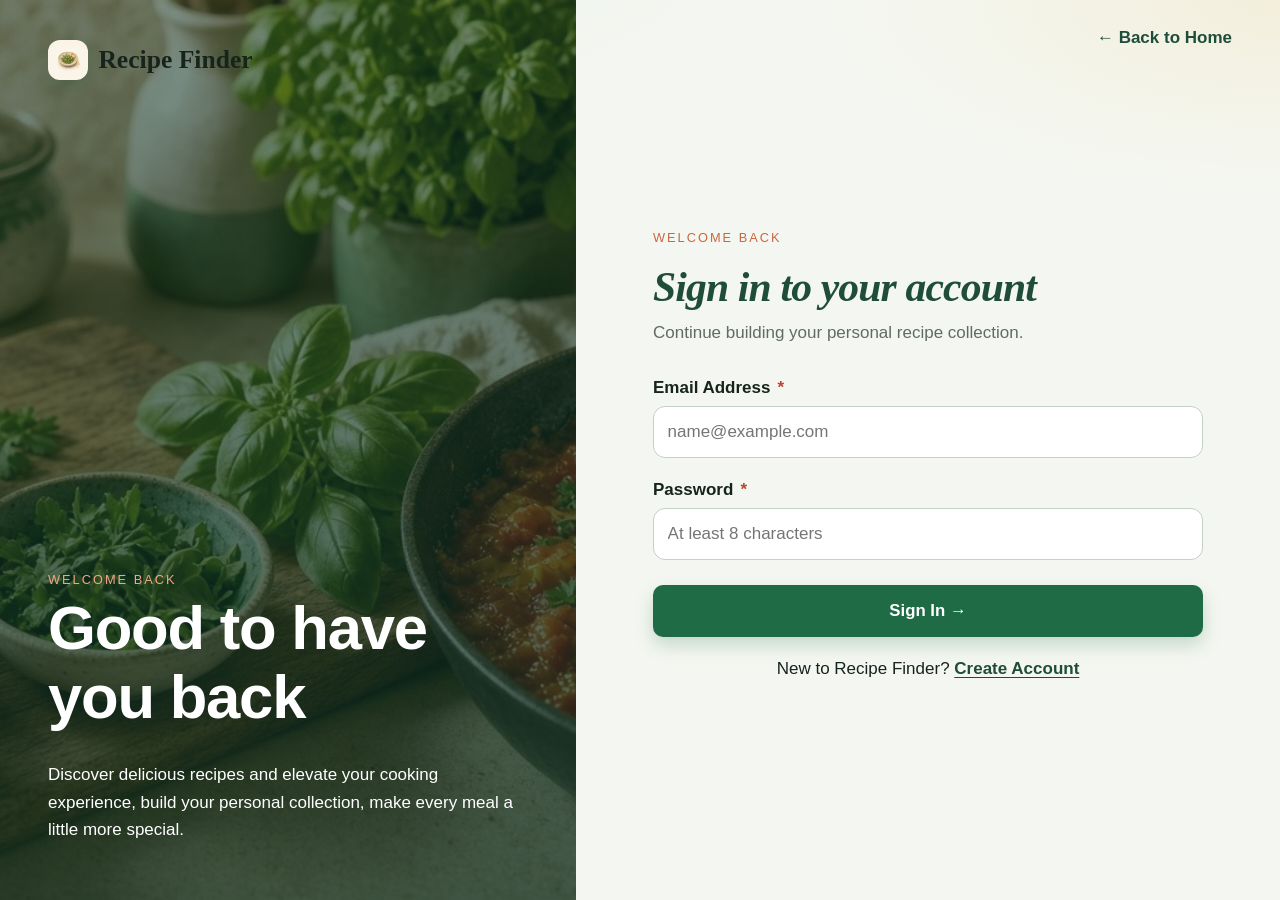
<file: login.html>
<!doctype html>
<html lang="en">
<head>
    <meta charset="UTF-8">
    <meta name="viewport" content="width=device-width, initial-scale=1.0">
    <title>Log in</title>
    <link rel="stylesheet" href="css/sign_up.css">
    <link rel="stylesheet" href="css/style.css">
    

</head>
<body>
      <div class="auth-page">
                <aside class="left">
                    
                    <a href="index.html" class="brand">
                        <img src="images/logo.png" alt="Recipe Finder logo" class="brand-logo">
                        <span class="brand-name">Recipe Finder</span>
                    </a>
                    <div class="quot">
                        <span class="eyebrow">welcome Back</span>
                        <h1>Good to have you back</h1>
                        <p>Discover delicious recipes and elevate your cooking experience, build your personal collection,  make every meal a little more special.</p>
                    
                    </div>
                </aside>
            
            <main class="right">
                <a href="index.html" class="back-link">← Back to Home</a>

      <section class="form-wrap">
        <p class="eyebrow accent">welcome back</p>
        <h2><em>Sign in to your account</em></h2>
        <p class="subtitle">Continue building your personal recipe collection.</p>

        <form action="index.html" method="get">
          

          <div class="field">
            <label for="email">Email Address <span class="req">*</span></label>
            <input type="email" id="email" name="email" placeholder="name@example.com" required>
          </div>

          <div class="field">
            <label for="password">Password <span class="req">*</span></label>
            <input type="password" id="password" name="password" placeholder="At least 8 characters" minlength="8" required>
          </div>

          <button type="submit" class="btn-primary">Sign In →</button>
        </form>

        <p class="switch">New to Recipe Finder? <a href="signup.html">Create Account</a></p>
      </section>
            </main>
        </div>
</body>
</html>
</file>
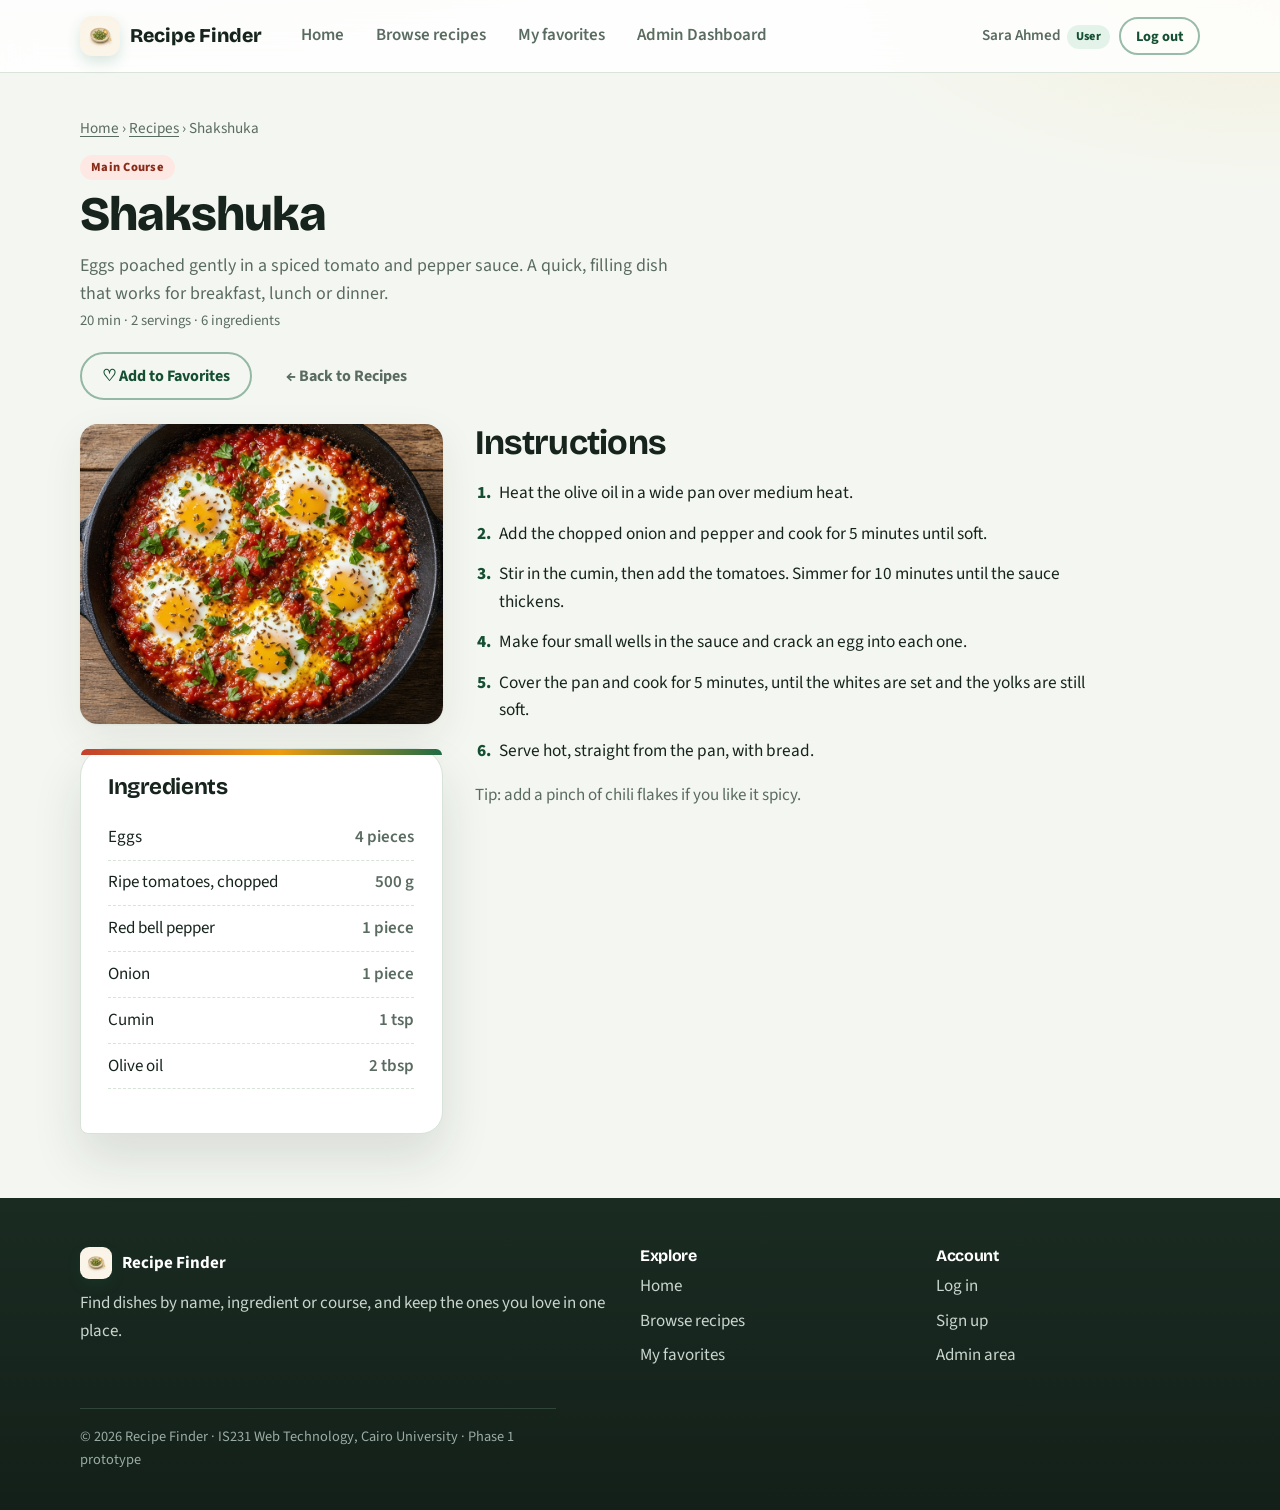
<file: recipe-details.html>
<!DOCTYPE html>
<html lang="en">
<head>
  <meta charset="UTF-8">
  <meta name="viewport" content="width=device-width, initial-scale=1">
  <title>Shakshuka | Recipe Finder</title>
  <link rel="preconnect" href="https://fonts.googleapis.com"><link rel="preconnect" href="https://fonts.gstatic.com" crossorigin><link href="https://fonts.googleapis.com/css2?family=Bricolage+Grotesque:wght@600;700;800&family=Source+Sans+3:wght@400;600;700&display=swap" rel="stylesheet">
  <link rel="stylesheet" href="css/style.css">
  <link rel="stylesheet" href="css/recipe-details.css">
</head>
<body>
<a class="skip-link" href="#content">Skip to content</a>
<header class="site-header">
  <nav class="navbar" aria-label="Main navigation">
    <a class="brand" href="index.html"><img class="brand-logo" src="images/logo.png" alt="">Recipe Finder</a>
    <input type="checkbox" id="nav-user" class="nav-toggle-input"><label for="nav-user" class="nav-toggle"><span class="sr-only">Toggle menu</span><span aria-hidden="true">&#9776;</span></label>
    <ul class="nav-links">
        <li><a href="index.html">Home</a></li>
        <li><a href="recipes.html">Browse recipes</a></li>
        <li><a href="favorites.html">My favorites</a></li>
        <li><a href="admin-dashboard.html">Admin Dashboard</a></li>
    </ul>
    <div class="nav-actions"><span class="nav-user">Sara Ahmed<span class="role-tag">User</span></span><a class="btn btn-outline btn-sm" href="index.html">Log out</a></div>
  </nav>
</header>

<main id="content">
  <div class="container page-header">
    <nav class="breadcrumb" aria-label="Breadcrumb">
      <a href="index.html">Home</a> &rsaquo; <a href="recipes.html">Recipes</a> &rsaquo; <span aria-current="page">Shakshuka</span>
    </nav>
    <span class="badge badge-main">Main Course</span>
    <h1 class="detail-title">Shakshuka</h1>
    <p class="detail-desc">Eggs poached gently in a spiced tomato and pepper sauce. A quick, filling dish that works for breakfast, lunch or dinner.</p>
    <p class="card-meta">20 min &middot; 2 servings &middot; 6 ingredients</p>

    <div class="detail-actions">
      <input type="checkbox" id="fav-toggle" class="fav-input">
      <label for="fav-toggle" class="btn btn-outline fav-btn">
        <span class="fav-off">&#9825; Add to Favorites</span>
        <span class="fav-on">&#9733; Added to Favorites</span>
      </label>
      <a class="btn btn-ghost" href="recipes.html">&larr; Back to Recipes</a>
      <p class="alert alert-success fav-msg" role="status">Shakshuka was saved to your favorites. <a href="favorites.html">View My favorites</a></p>
    </div>
  </div>

  <div class="container">
    <div class="detail-layout">
      <aside aria-label="Photo and ingredients">
        <img class="detail-photo" src="images/recipes/shakshuka.jpg" alt="Shakshuka: eggs baked in tomato sauce in a pan">
        <section class="recipe-sheet" aria-labelledby="ing-title">
          <h2 id="ing-title" style="font-size:1.4rem">Ingredients</h2>
          <ul class="ingredient-list">
            <li><span>Eggs</span><span>4 pieces</span></li>
            <li><span>Ripe tomatoes, chopped</span><span>500 g</span></li>
            <li><span>Red bell pepper</span><span>1 piece</span></li>
            <li><span>Onion</span><span>1 piece</span></li>
            <li><span>Cumin</span><span>1 tsp</span></li>
            <li><span>Olive oil</span><span>2 tbsp</span></li>
          </ul>
        </section>
      </aside>

      <article aria-labelledby="steps-title">
        <h2 id="steps-title">Instructions</h2>
        <ol class="steps">
          <li>Heat the olive oil in a wide pan over medium heat.</li>
          <li>Add the chopped onion and pepper and cook for 5 minutes until soft.</li>
          <li>Stir in the cumin, then add the tomatoes. Simmer for 10 minutes until the sauce thickens.</li>
          <li>Make four small wells in the sauce and crack an egg into each one.</li>
          <li>Cover the pan and cook for 5 minutes, until the whites are set and the yolks are still soft.</li>
          <li>Serve hot, straight from the pan, with bread.</li>
        </ol>
        <p class="muted">Tip: add a pinch of chili flakes if you like it spicy.</p>
      </article>
    </div>
  </div>
</main>

<footer class="site-footer">
  <div class="container">
    <div class="footer-grid">
      <div>
        <div class="footer-brand"><img class="brand-logo" src="images/logo.png" alt=""><strong>Recipe Finder</strong></div>
        <p>Find dishes by name, ingredient or course, and keep the ones you love in one place.</p>
      </div>
      <div>
        <h3>Explore</h3>
        <ul>
          <li><a href="index.html">Home</a></li>
          <li><a href="recipes.html">Browse recipes</a></li>
          <li><a href="favorites.html">My favorites</a></li>
        </ul>
      </div>
      <div>
        <h3>Account</h3>
        <ul>
          <li><a href="login.html">Log in</a></li>
          <li><a href="signup.html">Sign up</a></li>
          <li><a href="admin-dashboard.html">Admin area</a></li>
        </ul>
      </div>
    </div>
    <p class="footer-bottom">&copy; 2026 Recipe Finder &middot; IS231 Web Technology, Cairo University &middot; Phase 1 prototype</p>
  </div>
</footer>
</body>
</html>
</file>
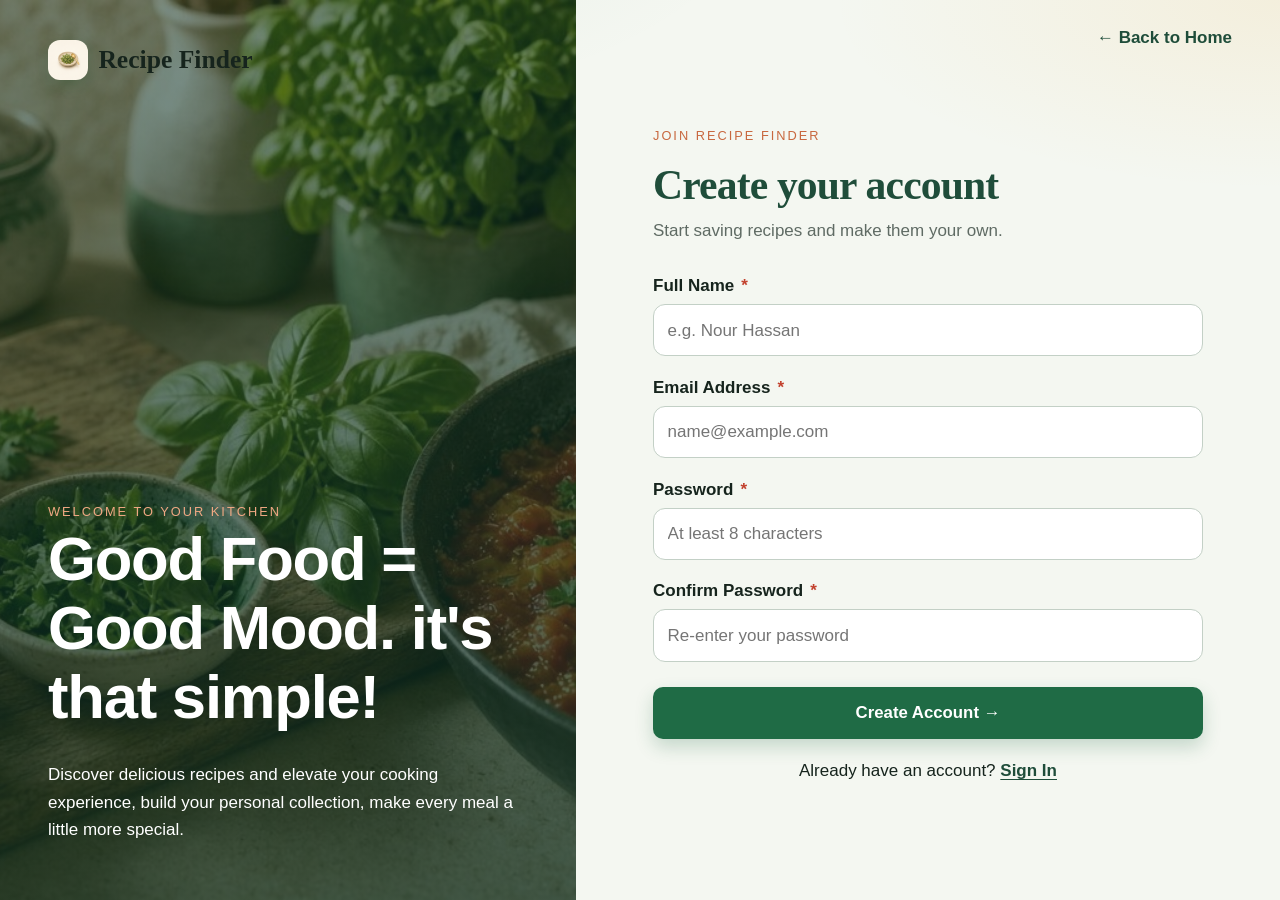
<file: signup.html>
<!doctype html>
<html lang="en">
<head>
    <meta charset="UTF-8">
    <meta name="viewport" content="width=device-width, initial-scale=1.0">
    <title>Sign Up</title>
    <link rel="stylesheet" href="css/sign_up.css">
    <link rel="stylesheet" href="css/style.css">
    

</head>
<body>
      <div class="auth-page">
                <aside class="left">
                    
                    <a href="index.html" class="brand">
                        <img src="images/logo.png" alt="Recipe Finder logo" class="brand-logo">
                        <span class="brand-name">Recipe Finder</span>
                    </a>
                    <div class="quot">
                        <span class="eyebrow">welcome to your kitchen</span>
                        <h1>Good Food = Good Mood. it's that simple!</h1>
                        <p>Discover delicious recipes and elevate your cooking experience, build your personal collection,  make every meal a little more special.</p>
                    
                    </div>
                </aside>
            
            <main class="right">
                <a href="index.html" class="back-link">← Back to Home</a>

      <section class="form-wrap">
        <p class="eyebrow accent">Join Recipe Finder</p>
        <h2>Create your account</h2>
        <p class="subtitle">Start saving recipes and make them your own.</p>

        <form action="index.html" method="get">
          <div class="field">
            <label for="fullname">Full Name <span class="req">*</span></label>
            <input type="text" id="fullname" name="fullname" placeholder="e.g. Nour Hassan" required>
          </div>

          <div class="field">
            <label for="email">Email Address <span class="req">*</span></label>
            <input type="email" id="email" name="email" placeholder="name@example.com" required>
          </div>

          <div class="field">
            <label for="password">Password <span class="req">*</span></label>
            <input type="password" id="password" name="password" placeholder="At least 8 characters" minlength="8" required>
          </div>

          <div class="field">
            <label for="confirm">Confirm Password <span class="req">*</span></label>
            <input type="password" id="confirm" name="confirm" placeholder="Re-enter your password" required>
          </div>

          <button type="submit" class="btn-primary">Create Account →</button>
        </form>

        <p class="switch">Already have an account? <a href="login.html">Sign In</a></p>
      </section>
            </main>
        </div>
</body>
</html>
</file>
<file: css/style.css>
/* =====================================================
   Recipe Finder - shared stylesheet (IS231 Phase 1)
   Every page links to this file:  <link rel="stylesheet" href="css/style.css">
   Sections: 1 Tokens  2 Base  3 Layout  4 Navbar  5 Buttons  6 Forms
             7 Cards & badges  8 Tables  9 Feedback states  10 Footer  11 Responsive
   ===================================================== */

/* 1. Tokens */
:root {
  --ink: #16241d;
  --ink-soft: #5a6b61;
  --basil: #1f6b45;
  --basil-dark: #154f32;
  --basil-tint: #e4f3ea;
  --saffron: #ee9b0f;
  --saffron-tint: #fff4d8;
  --tomato: #c2412d;
  --tomato-tint: #fde8e3;
  --paper: #f4f7f1;
  --surface: #ffffff;
  --line: #d7e2d8;
  --font-head: "Bricolage Grotesque", "Trebuchet MS", "Segoe UI", sans-serif;
  --font-body: "Source Sans 3", "Segoe UI", Tahoma, Arial, sans-serif;
  --shadow: 0 1px 2px rgba(22, 36, 29, .05), 0 14px 40px rgba(22, 36, 29, .08);
  --shadow-lg: 0 24px 50px rgba(22, 36, 29, .12);
  --wrap: 1120px;
  --radius: 18px;
}

/* 2. Base */
*, *::before, *::after { box-sizing: border-box; }
html { scroll-behavior: smooth; }
body {
  margin: 0;
  background:
    radial-gradient(1200px 420px at 8% -10%, rgba(31, 107, 69, .08), transparent 55%),
    radial-gradient(900px 380px at 100% 0%, rgba(238, 155, 15, .09), transparent 50%),
    var(--paper);
  color: var(--ink);
  font-family: var(--font-body);
  font-size: 1.0625rem;
  line-height: 1.6;
  display: flex;
  flex-direction: column;
  min-height: 100vh;
}
main { flex: 1; }
h1, h2, h3, h4 { font-family: var(--font-head); line-height: 1.12; margin: 0 0 .5em; letter-spacing: -.02em; }
h1 { font-size: clamp(2.4rem, 5.4vw, 3.85rem); font-weight: 800; }
h2 { font-size: clamp(1.55rem, 3vw, 2.15rem); font-weight: 700; }
h3 { font-size: 1.18rem; font-weight: 700; }
p { margin: 0 0 1em; max-width: 68ch; }
a { color: var(--basil); text-underline-offset: 3px; }
a:hover { color: var(--basil-dark); }
img { max-width: 100%; display: block; }
:focus-visible { outline: 3px solid var(--saffron); outline-offset: 2px; }
.muted { color: var(--ink-soft); }
.kicker {
  display: inline-flex;
  align-items: center;
  gap: .45rem;
  margin: 0 0 .9rem;
  padding: .28rem .7rem;
  border-radius: 999px;
  background: var(--basil-tint);
  color: var(--basil-dark);
  font-size: .78rem;
  font-weight: 800;
  letter-spacing: .08em;
  text-transform: uppercase;
}
.kicker::before {
  content: "";
  width: .45rem;
  height: .45rem;
  border-radius: 50%;
  background: var(--saffron);
}
.sr-only { position: absolute; width: 1px; height: 1px; overflow: hidden; clip: rect(0 0 0 0); white-space: nowrap; }
.skip-link { position: absolute; left: -999px; top: 0; background: var(--ink); color: #fff; padding: .5rem 1rem; z-index: 100; }
.skip-link:focus { left: 0; }

/* 3. Layout */
.container { width: min(100% - 2.5rem, var(--wrap)); margin-inline: auto; }
.section { padding-block: 4.4rem; }
.section-alt { background: rgba(255, 255, 255, .62); border-block: 1px solid var(--line); }
.section-head { margin-bottom: 1.8rem; }
.section-head h2 { margin-bottom: .45rem; }
.section-head h2::after {
  content: "";
  display: block;
  width: 2.4rem;
  height: 4px;
  margin-top: .7rem;
  border-radius: 99px;
  background: var(--saffron);
}
.toolbar.section-head h2::after { display: none; }
.grid { display: grid; gap: 1.5rem; }
.grid-3 { grid-template-columns: repeat(3, 1fr); }
.grid-2 { grid-template-columns: repeat(2, 1fr); }
.page-header { padding-block: 2.7rem 1.5rem; }
.page-header p { color: var(--ink-soft); margin: 0; }
.breadcrumb { font-size: .95rem; color: var(--ink-soft); margin-bottom: .75rem; }
.breadcrumb a { color: var(--ink-soft); }
.toolbar { display: flex; flex-wrap: wrap; gap: .75rem; align-items: center; justify-content: space-between; margin-bottom: 1.25rem; }

/* 4. Navbar (3 states: guest / user / admin) */
.site-header {
  background: rgba(255, 255, 255, .82);
  border-bottom: 1px solid rgba(215, 226, 216, .9);
  position: sticky;
  top: 0;
  z-index: 50;
  backdrop-filter: blur(16px);
}
.navbar { width: min(100% - 2.5rem, var(--wrap)); margin-inline: auto; display: flex; align-items: center; gap: 1.5rem; min-height: 72px; flex-wrap: wrap; }
.brand { display: flex; align-items: center; gap: .65rem; font-family: var(--font-head); font-weight: 800; font-size: 1.22rem; color: var(--ink); text-decoration: none; }
.brand:hover { color: var(--ink); }
.brand-logo,
.brand-mark {
  width: 40px;
  height: 40px;
  border-radius: 12px;
  object-fit: cover;
  background: #f3eee4;
  box-shadow: 0 6px 14px rgba(31, 107, 69, .16);
}
.brand-mark {
  display: grid;
  place-items: center;
  color: #fff;
  background: linear-gradient(145deg, #2b8a58, var(--basil-dark));
  font-size: 1rem;
}
.nav-links { list-style: none; display: flex; gap: .2rem; margin: 0; padding: 0; flex: 1; }
.nav-links a { display: block; padding: .48rem .9rem; border-radius: 999px; color: var(--ink-soft); text-decoration: none; font-weight: 600; }
.nav-links a:hover { background: var(--basil-tint); color: var(--basil-dark); }
.nav-links a[aria-current="page"] { color: var(--basil-dark); background: var(--basil-tint); box-shadow: inset 0 0 0 1.5px rgba(31, 107, 69, .12); }
.nav-actions { display: flex; align-items: center; gap: .6rem; }
.nav-user { font-weight: 600; color: var(--ink-soft); font-size: .95rem; }
.role-tag { display: inline-block; padding: .12rem .55rem; border-radius: 999px; font-size: .76rem; font-weight: 800; background: var(--basil-tint); color: var(--basil-dark); margin-left: .35rem; letter-spacing: .02em; }
.role-tag.admin { background: var(--saffron-tint); color: #7a5300; }
.nav-toggle-input { position: absolute; opacity: 0; pointer-events: none; }
.nav-toggle { display: none; margin-left: auto; padding: .4rem .7rem; border: 1px solid var(--line); border-radius: 10px; cursor: pointer; font-size: 1.2rem; background: #fff; }
.nav-toggle-input:focus-visible + .nav-toggle { outline: 3px solid var(--saffron); }
.nav-preview { width: min(100% - 2.5rem, var(--wrap)); margin: .85rem auto 2.4rem; }
.nav-preview .site-header {
  position: relative;
  border: 1px solid var(--line);
  border-radius: var(--radius);
  box-shadow: var(--shadow);
  overflow: hidden;
}
.nav-preview .navbar { width: auto; margin-inline: 1.1rem; }

/* 5. Buttons */
.btn {
  display: inline-flex;
  align-items: center;
  justify-content: center;
  gap: .4rem;
  padding: .68rem 1.25rem;
  border-radius: 999px;
  border: 2px solid transparent;
  font: 700 1rem var(--font-body);
  text-decoration: none;
  cursor: pointer;
  transition: background .18s, color .18s, border-color .18s, transform .18s, box-shadow .18s;
}
.btn:hover { transform: translateY(-1px); }
.btn-primary { background: var(--basil); color: #fff; box-shadow: 0 8px 18px rgba(31, 107, 69, .22); }
.btn-primary:hover { background: var(--basil-dark); color: #fff; }
.btn-accent { background: var(--saffron); color: var(--ink); box-shadow: 0 8px 18px rgba(238, 155, 15, .28); }
.btn-accent:hover { background: #d8890c; color: var(--ink); }
.btn-outline { background: transparent; color: var(--basil-dark); border-color: rgba(31, 107, 69, .45); }
.btn-outline:hover { background: var(--basil-tint); }
.btn-danger { background: var(--tomato); color: #fff; }
.btn-danger:hover { background: #a03623; color: #fff; }
.btn-ghost { background: transparent; color: var(--ink-soft); }
.btn-ghost:hover { background: var(--basil-tint); }
.btn-sm { padding: .38rem .9rem; font-size: .9rem; }
.btn-block { width: 100%; }
.btn[disabled], .btn.is-disabled { opacity: .5; cursor: not-allowed; pointer-events: none; transform: none; }
.btn-fav.is-active { background: var(--saffron-tint); border-color: var(--saffron); color: #7a5300; }

/* 6. Forms */
.form-card { background: var(--surface); border: 1px solid var(--line); border-radius: var(--radius); padding: 2rem; box-shadow: var(--shadow); }
.auth-wrap { max-width: 460px; margin: 3rem auto; }
.field { margin-bottom: 1.1rem; }
.field label, .label { display: block; font-weight: 700; margin-bottom: .3rem; }
.req { color: var(--tomato); margin-left: .15rem; }
input[type="text"], input[type="email"], input[type="password"], input[type="search"], input[type="number"], select, textarea {
  width: 100%;
  padding: .72rem .85rem;
  font: inherit;
  color: var(--ink);
  background: #fff;
  border: 1.5px solid #c3d0c6;
  border-radius: 12px;
}
textarea { min-height: 140px; resize: vertical; }
input:focus, select:focus, textarea:focus { outline: none; border-color: var(--basil); box-shadow: 0 0 0 4px rgba(31, 107, 69, .16); }
.hint { font-size: .9rem; color: var(--ink-soft); margin: .3rem 0 0; }
.error-text { font-size: .9rem; color: var(--tomato); margin: .3rem 0 0; font-weight: 600; }
.is-invalid { border-color: var(--tomato) !important; }
.is-valid { border-color: var(--basil) !important; }
.check { display: flex; align-items: center; gap: .5rem; }
.check input { width: 1.1rem; height: 1.1rem; accent-color: var(--basil); }
.role-select { display: grid; grid-template-columns: 1fr 1fr; gap: .75rem; border: 0; padding: 0; margin: 0 0 1.1rem; }
.role-select legend { font-weight: 700; margin-bottom: .4rem; padding: 0; }
.role-option { border: 1.5px solid #c3d0c6; border-radius: 12px; padding: .7rem .9rem; display: flex; gap: .6rem; align-items: center; cursor: pointer; background: #fff; }
.role-option:has(input:checked) { border-color: var(--basil); background: var(--basil-tint); }
.role-option input { accent-color: var(--basil); }
.filters { display: grid; grid-template-columns: 2fr 1.5fr 1fr auto; gap: 1rem; align-items: end; background: var(--surface); border: 1px solid var(--line); border-radius: var(--radius); padding: 1.25rem; box-shadow: var(--shadow); }
.filters .field { margin: 0; }
.ingredient-row { display: grid; grid-template-columns: 2fr 1fr auto; gap: .75rem; align-items: end; margin-bottom: .75rem; }
.form-actions { display: flex; gap: .75rem; flex-wrap: wrap; margin-top: 1.5rem; }

/* 7. Cards & badges */
.card {
  background: var(--surface);
  border: 1px solid var(--line);
  border-radius: var(--radius);
  overflow: hidden;
  display: flex;
  flex-direction: column;
  box-shadow: 0 1px 2px rgba(22, 36, 29, .04);
}
.card-media {
  height: 188px;
  display: grid;
  place-items: center;
  overflow: hidden;
  font-size: 3.6rem;
  background:
    radial-gradient(circle at 30% 20%, rgba(255,255,255,.7), transparent 40%),
    var(--basil-tint);
}
.card-media img {
  width: 100%;
  height: 100%;
  object-fit: cover;
}
.card-media.tone-saffron {
  background:
    radial-gradient(circle at 30% 20%, rgba(255,255,255,.75), transparent 40%),
    var(--saffron-tint);
}
.card-media.tone-tomato {
  background:
    radial-gradient(circle at 30% 20%, rgba(255,255,255,.7), transparent 40%),
    var(--tomato-tint);
}
.card-body { padding: 1.15rem 1.3rem 1.3rem; display: flex; flex-direction: column; gap: .45rem; flex: 1; }
.card-body h3 { margin: 0; }
.card-meta { font-size: .92rem; color: var(--ink-soft); margin: 0; }
.card-actions { margin-top: auto; display: flex; gap: .5rem; padding-top: .5rem; }
.card-link { transition: transform .18s, box-shadow .18s, border-color .18s; text-decoration: none; color: inherit; }
.card-link:hover { transform: translateY(-5px); box-shadow: var(--shadow-lg); color: inherit; border-color: #c5d8c9; }
.badge { display: inline-block; align-self: flex-start; padding: .18rem .7rem; border-radius: 999px; font-size: .78rem; font-weight: 800; letter-spacing: .02em; background: var(--basil-tint); color: var(--basil-dark); }
.badge-main { background: var(--tomato-tint); color: #8a2a18; }
.badge-dessert { background: var(--saffron-tint); color: #7a5300; }
.recipe-sheet {
  position: relative;
  background: var(--surface);
  border: 1px solid var(--line);
  border-radius: 28px 28px 22px 8px;
  padding: 1.5rem 1.7rem 1.7rem;
  box-shadow: var(--shadow-lg);
}
.recipe-sheet::before {
  content: "";
  display: block;
  height: 6px;
  margin: -1.5rem -1.7rem 1.2rem;
  border-radius: 28px 28px 0 0;
  background: linear-gradient(90deg, var(--tomato), var(--saffron) 55%, var(--basil));
}
.ingredient-list { list-style: none; margin: 1rem 0; padding: 0; }
.ingredient-list li { display: flex; justify-content: space-between; gap: 1rem; padding: .55rem 0; border-bottom: 1px dashed var(--line); }
.ingredient-list li span:last-child { color: var(--ink-soft); font-weight: 600; }
.detail-layout { display: grid; grid-template-columns: 1fr 2fr; gap: 2rem; align-items: start; }
.steps { padding-left: 1.2rem; max-width: 68ch; }
.steps li { margin-bottom: .8rem; padding-left: .3rem; }

/* 8. Tables */
.table-wrap { overflow-x: auto; background: var(--surface); border: 1px solid var(--line); border-radius: 14px; }
.table { width: 100%; border-collapse: collapse; min-width: 640px; }
.table th, .table td { padding: .85rem 1rem; text-align: left; border-bottom: 1px solid var(--line); }
.table th { background: var(--basil-tint); color: var(--basil-dark); font-size: .95rem; }
.table tbody tr:hover { background: #f7fbf8; }
.table tbody tr:last-child td { border-bottom: 0; }
.table .actions { display: flex; gap: .4rem; }

/* 9. Feedback states */
.alert { padding: .8rem 1rem; border-radius: 12px; border: 1px solid; margin-bottom: 1rem; font-weight: 600; }
.alert-success { background: var(--basil-tint); border-color: var(--basil); color: var(--basil-dark); }
.alert-error { background: var(--tomato-tint); border-color: var(--tomato); color: #8a2a18; }
.alert-info { background: var(--saffron-tint); border-color: var(--saffron); color: #7a5300; }
.empty-state { text-align: center; padding: 3rem 1.5rem; background: var(--surface); border: 2px dashed var(--line); border-radius: 16px; }
.empty-state .icon { font-size: 3rem; display: block; margin-bottom: .5rem; }
.empty-state p { margin-inline: auto; color: var(--ink-soft); }

/* Home page specific */
.hero { padding-block: 3.2rem 4.8rem; }
.hero-grid { display: grid; grid-template-columns: 1.05fr .95fr; gap: 2.6rem; align-items: center; }
.hero-photo { position: relative; }
.hero-photo > img {
  width: 100%;
  height: 520px;
  object-fit: cover;
  border-radius: 28px;
  box-shadow: var(--shadow-lg);

}
.hero-photo .recipe-sheet {
  position: absolute;
  left: 1.15rem;
  right: 1.15rem;
  bottom: 1.15rem;
  margin: 0;
  background: rgba(255, 255, 255, .92);
  backdrop-filter: blur(14px);
}
.hero-photo .recipe-sheet::before { display: none; }
.hero-lead { font-size: 1.18rem; color: var(--ink-soft); max-width: 42ch; }
.hero-search {
  display: grid;
  grid-template-columns: 1.4fr 1fr auto;
  gap: .75rem;
  align-items: end;
  background: rgba(255,255,255,.9);
  border: 1px solid var(--line);
  border-radius: 20px;
  padding: 1.05rem;
  box-shadow: var(--shadow);
  margin-top: 1.7rem;
}
.hero-search .field { margin: 0; }
.hero-note { display: flex; gap: 1.1rem; margin: 1.1rem 0 0; color: var(--ink-soft); font-size: .92rem; font-weight: 600; }
.hero-note span { display: inline-flex; align-items: center; gap: .35rem; }
.course-tile {
  padding: 1.55rem;
  border-radius: var(--radius);
  text-decoration: none;
  color: var(--ink);
  display: block;
  border: 1px solid var(--line);
  background: var(--surface);
  transition: transform .18s, box-shadow .18s, border-color .18s;
}
.course-tile:hover { transform: translateY(-4px); box-shadow: var(--shadow); border-color: #c5d8c9; color: var(--ink); }
.course-tile .emoji {
  width: 3.2rem;
  height: 3.2rem;
  display: grid;
  place-items: center;
  border-radius: 14px;
  font-size: 1.7rem;
  margin-bottom: .85rem;
  background: var(--basil-tint);
}
.course-tile.tone-appetizer .emoji { background: var(--basil-tint); }
.course-tile.tone-main .emoji { background: var(--tomato-tint); }
.course-tile.tone-dessert .emoji { background: var(--saffron-tint); }
.course-tile h3 { margin-bottom: .25rem; }
.steps-flow { list-style: none; padding: 0; margin: 0; display: grid; grid-template-columns: repeat(3, 1fr); gap: 1.5rem; counter-reset: step; }
.steps-flow li {
  counter-increment: step;
  background: var(--surface);
  border: 1px solid var(--line);
  border-radius: var(--radius);
  padding: 1.4rem 1.35rem 1.5rem;
  box-shadow: 0 1px 2px rgba(22, 36, 29, .04);
}
.steps-flow li::before {
  content: counter(step);
  display: grid;
  place-items: center;
  width: 2.45rem;
  height: 2.45rem;
  border-radius: 50%;
  background: var(--saffron);
  color: var(--ink);
  font: 800 1.05rem var(--font-head);
  margin-bottom: .85rem;
}
.steps-flow p { margin: 0; color: var(--ink-soft); }
.cta-band {
  background:
    radial-gradient(500px 180px at 90% 0%, rgba(238, 155, 15, .28), transparent 55%),
    linear-gradient(135deg, #1b5d3c, #154f32 55%, #123f29);
  color: #fff;
  border-radius: 28px;
  padding: 3rem;
  display: flex;
  justify-content: space-between;
  align-items: center;
  gap: 2rem;
  flex-wrap: wrap;
  box-shadow: var(--shadow-lg);
}
.cta-band h2 { margin-bottom: .3rem; }
.cta-band p { margin: 0; color: #d6eadc; }
.cta-band .btn-outline { color: #fff; border-color: rgba(255,255,255,.7); }
.cta-band .btn-outline:hover { background: rgba(255, 255, 255, .14); }

/* Cover page */
.cover {
  max-width: 860px;
  margin: 2.6rem auto 1rem;
  background: var(--surface);
  border: 1px solid var(--line);
  border-radius: 28px;
  padding: 2.8rem 3rem 2.6rem;
  box-shadow: var(--shadow-lg);
}
.cover-head { text-align: center; border-bottom: 3px solid var(--saffron); padding-bottom: 1.6rem; margin-bottom: 1.7rem; }
.cover-logo { width: 76px; height: 76px; border-radius: 20px; object-fit: cover; margin: 0 auto 1rem; box-shadow: var(--shadow); }
.cover-head .brand-mark { margin: 0 auto 1rem; width: 46px; height: 46px; font-size: 1.2rem; }
.cover-head p { margin-inline: auto; margin-bottom: .2rem; }
.info-list { display: grid; grid-template-columns: max-content 1fr; gap: .55rem 1.6rem; margin: 0 0 1.8rem; }
.info-list dt { font-weight: 800; color: var(--basil-dark); }
.info-list dd { margin: 0; }
.cover-pages { list-style: none; margin: 0 0 1rem; padding: 0; display: grid; grid-template-columns: 1fr 1fr; gap: .7rem; }
.cover-pages a {
  display: block;
  padding: .8rem 1rem;
  border-radius: 12px;
  background: var(--basil-tint);
  color: var(--basil-dark);
  text-decoration: none;
  font-weight: 700;
  border: 1px solid transparent;
}
.cover-pages a:hover { background: #fff; border-color: var(--basil); color: var(--basil-dark); }

/* 10. Footer */
.site-footer {
  background: linear-gradient(180deg, #1a2b22, #132019);
  color: #c9d6ce;
  margin-top: 4rem;
  padding-block: 3.1rem 1.5rem;
}
.footer-grid { display: grid; grid-template-columns: 2fr 1fr 1fr; gap: 2rem; }
.site-footer h3 { color: #fff; font-size: 1rem; }
.site-footer a { color: #c9d6ce; text-decoration: none; }
.site-footer a:hover { color: var(--saffron); text-decoration: none; }
.site-footer ul { list-style: none; margin: 0; padding: 0; }
.site-footer li { margin-bottom: .45rem; }
.footer-brand { display: flex; align-items: center; gap: .65rem; color: #fff; margin-bottom: .7rem; }
.footer-brand .brand-logo,
.footer-brand .brand-mark { width: 32px; height: 32px; border-radius: 9px; }
.footer-bottom { border-top: 1px solid #31463b; margin-top: 2rem; padding-top: 1rem; font-size: .9rem; color: #9aada3; }

/* 11. Responsive */
@media (max-width: 860px) {
  .grid-3, .steps-flow, .cover-pages { grid-template-columns: 1fr; }
  .grid-2, .hero-grid, .detail-layout, .footer-grid { grid-template-columns: 1fr; }
  .filters, .hero-search { grid-template-columns: 1fr; }
  .nav-toggle { display: block; }
  .nav-links, .nav-actions { display: none; width: 100%; flex-direction: column; align-items: stretch; }
  .nav-toggle-input:checked ~ .nav-links, .nav-toggle-input:checked ~ .nav-actions { display: flex; }
  .navbar { padding-block: .6rem; }
  .cta-band { padding: 2rem; }
  .hero-note { flex-direction: column; gap: .35rem; }
  .hero-photo > img { height: 240px; }
  .hero-photo .recipe-sheet {
    position: relative;
    left: auto;
    right: auto;
    bottom: auto;
    margin-top: -4.5rem;
  }
}
@media (max-width: 520px) {
  .ingredient-row { grid-template-columns: 1fr 1fr; }
  .cover { padding: 1.5rem; border-radius: 20px; }
}
@media (prefers-reduced-motion: reduce) { * { transition: none !important; scroll-behavior: auto !important; } }



.form-section-title {
  font-size: 1.1rem;
  font-weight: 700;
  margin-bottom: 16px;
  margin-top: 20px;
  color: var(--ink);
  border-bottom: 1px solid var(--line);
  padding-bottom: 8px;
}

.form-grid {
  display: grid;
  grid-template-columns: 1fr 1fr;
  gap: 20px;
  margin-bottom: 16px;
}

.form-group {
  display: flex;
  flex-direction: column;
  gap: 6px;
  margin-bottom: 16px;
}

.form-group label {
  font-weight: 700;
  font-size: 0.9rem;
  color: var(--ink);
}

.required {
  color: var(--tomato);
  margin-left: 2px;
}

.btn-add-ing {
  background-color: var(--basil-tint);
  color: var(--basil-dark);
  border: 1.5px dashed var(--basil);
  padding: 8px 16px;
  border-radius: 8px;
  font-weight: 600;
  font-size: 0.85rem;
  cursor: pointer;
  margin-top: 6px;
}

.btn-remove-ing {
  background-color: var(--tomato-tint);
  color: var(--tomato);
  border: 1px solid rgba(194, 65, 45, 0.3);
  padding: 8px 14px;
  border-radius: 8px;
  cursor: pointer;
  font-weight: bold;
}
</file>
<file: css/recipe-details.css>
.detail-title { margin: .5rem 0 .6rem; font-size: clamp(2rem, 4.5vw, 3rem); }
.detail-desc { font-size: 1.12rem; color: var(--ink-soft); }

.detail-photo {
  width: 100%;
  height: 300px;
  object-fit: cover;
  border-radius: var(--radius);
  box-shadow: var(--shadow);
  margin-bottom: 1.5rem;
}

.detail-actions { display: flex; flex-wrap: wrap; gap: .75rem; align-items: center; margin-top: 1.2rem; }

.fav-input { position: absolute; opacity: 0; pointer-events: none; }
.fav-btn .fav-on { display: none; }
.fav-input:checked + .fav-btn { background: var(--saffron-tint); border-color: var(--saffron); color: #7a5300; }
.fav-input:checked + .fav-btn .fav-off { display: none; }
.fav-input:checked + .fav-btn .fav-on { display: inline; }
.fav-input:focus-visible + .fav-btn { outline: 3px solid var(--saffron); outline-offset: 2px; }

.fav-msg { display: none; flex-basis: 100%; margin: .4rem 0 0; }
.fav-input:checked ~ .fav-msg { display: block; }

.steps li::marker { font-weight: 800; color: var(--basil-dark); }
.steps { font-size: 1.08rem; }
</file>
<file: css/admin-dashboard.css>
/* Admin Dashboard */

.dashboard-summary {
    margin-bottom: 40px;
}

.dashboard-summary h2,
.recipe-management h2 {
    margin-bottom: 18px;
}

.summary-grid {
    display: grid;
    grid-template-columns: repeat(4, 1fr);
    gap: 20px;
}

.summary-card {
    background: white;
    border: 1px solid #e8e8e8;
    border-radius: 14px;
    padding: 22px;
    box-shadow: 0 3px 12px rgba(0, 0, 0, 0.04);
}

.summary-icon {
    font-size: 28px;
}

.summary-card h3 {
    font-size: 16px;
    margin: 12px 0 5px;
}

.summary-number {
    font-size: 30px;
    font-weight: 800;
    margin: 0;
}

.recipe-management {
    margin-bottom: 50px;
}

.management-heading {
    display: flex;
    justify-content: space-between;
    align-items: center;
    gap: 16px;
    margin-bottom: 22px;
}

.management-heading h2 {
    margin-bottom: 5px;
}

.management-heading p {
    margin: 0;
}

.recipe-form-section {
    background: white;
    border: 1px solid #e5e5e5;
    border-radius: 14px;
    padding: 24px;
    margin-bottom: 25px;
}

.recipe-form-section h3 {
    margin-top: 0;
    margin-bottom: 20px;
}

.admin-form-grid {
    display: grid;
    grid-template-columns: 1fr 1fr;
    gap: 20px;
}

.recipe-form-section .field {
    display: flex;
    flex-direction: column;
    gap: 8px;
}

.recipe-form-section input,
.recipe-form-section select {
    width: 100%;
    padding: 11px 12px;
    border: 1px solid #d8d8d8;
    border-radius: 8px;
    font: inherit;
}

.recipe-form-section input:focus,
.recipe-form-section select:focus {
    outline: 2px solid #c9a77c;
    border-color: transparent;
}

.recipe-form-section .form-actions {
    display: flex;
    gap: 10px;
    margin-top: 20px;
}

.table-container {
    width: 100%;
    overflow-x: auto;
    background: white;
    border: 1px solid #e8e8e8;
    border-radius: 12px;
}

.recipes-table {
    width: 100%;
    border-collapse: collapse;
    text-align: left;
}

.recipes-table th,
.recipes-table td {
    padding: 16px;
    border-bottom: 1px solid #eeeeee;
}

.recipes-table th {
    background: #f8f6f2;
    font-weight: 700;
}

.recipes-table tbody tr:last-child td {
    border-bottom: none;
}

.course-tag {
    display: inline-block;
    padding: 5px 10px;
    border-radius: 20px;
    font-size: 13px;
    font-weight: 600;
}

.appetizer-tag {
    background: #e8f4e9;
    color: #397344;
}

.main-tag {
    background: #fcebdc;
    color: #a45b24;
}

.dessert-tag {
    background: #f3e8f8;
    color: #80529a;
}

.table-actions {
    display: flex;
    gap: 8px;
}

.edit-btn,
.delete-btn {
    border: none;
    border-radius: 7px;
    padding: 7px 12px;
    font: inherit;
    font-size: 14px;
    font-weight: 600;
    cursor: pointer;
}

.edit-btn {
    background: #eee9df;
    color: #5b4b35;
}

.delete-btn {
    background: #fae6e4;
    color: #a83232;
}

.edit-btn:hover {
    background: #e2d8c8;
}

.delete-btn:hover {
    background: #f4d2ce;
}


/* Responsive Design */

@media (max-width: 800px) {

    .summary-grid {
        grid-template-columns: repeat(2, 1fr);
    }

}

@media (max-width: 550px) {

    .summary-grid {
        grid-template-columns: 1fr;
    }

    .management-heading {
        align-items: flex-start;
        flex-direction: column;
    }

    .admin-form-grid {
        grid-template-columns: 1fr;
    }

    .recipes-table th,
    .recipes-table td {
        padding: 11px;
    }

}
</file>
<file: css/sign_up.css>
* { box-sizing: border-box; margin: 0; padding: 0; }

body {
  font-family: "DM Sans", "Segoe UI", Arial, sans-serif;
  color: #2b2b2b;
  background: #fffdf8;
}

.auth-page { display: flex; min-height: 100vh; }

/* ===== الجزء الشمال ===== */
.left {
  width: 45%;
  padding: 40px 48px;
  display: flex;
  flex-direction: column;
  justify-content: space-between;   /* فوق / نص / تحت */
  color: #fff;
  background-image:
    linear-gradient(rgba(15, 50, 35, 0.55), rgba(15, 50, 35, 0.75)),
    url("../images/hero.jpg");
  background-size: cover;
  background-position: center;
}

.brand {
  display: flex;                    /* اللوجو جنب الاسم */
  align-items: center;
  gap: 12px;
  text-decoration: none;
  color: #fff;
}
.brand-logo { width: 55px; height: 55px; object-fit: contain; }
.brand-name { font-family: Georgia, serif; font-size: 1.6rem; font-weight: 700; }

.hero-text { max-width: 520px; }
.eyebrow {
  font-size: 0.8rem;
  letter-spacing: 2px;
  text-transform: uppercase;
  color: #f0a883;
  margin-bottom: 16px;
}
.hero-text h1 {
  font-family: Georgia, serif;
  font-size: 3rem;
  line-height: 1.15;
  margin-bottom: 20px;
}
.hero-desc { font-size: 1.05rem; line-height: 1.6; }
.credit { font-size: 0.8rem; opacity: 0.8; }

/* ===== الجزء اليمين ===== */
.right {
  width: 55%;
  padding: 24px 48px;
  display: flex;
  flex-direction: column;
}
.back-link {
  align-self: flex-end;
  color: #1f4d3a;
  font-weight: 600;
  text-decoration: none;
}
.form-wrap {
  width: 100%;
  max-width: 550px;
  margin: auto;
}
.eyebrow.accent { color: #c8683f; }
.form-wrap h2 {
  font-family: Georgia, serif;
  font-size: 2.6rem;
  color: #1f4d3a;
  margin-bottom: 8px;
}
.subtitle { color: #5f6b64; margin-bottom: 28px; }

.field { margin-bottom: 18px; }
.field label { display: block; font-weight: 600; margin-bottom: 8px; }
.req { color: #c8683f; }
.field input {
  width: 100%;
  padding: 16px 18px;
  border: 1px solid #dcd8cc;
  border-radius: 10px;
  font-size: 1rem;
  background: #fff;
}
.field input:focus { outline: 2px solid #1f4d3a; }

.btn-primary {
  width: 100%;
  padding: 16px;
  margin-top: 8px;
  border: none;
  border-radius: 10px;
  background: #1f4d3a;
  color: #fff;
  font-size: 1.05rem;
  font-weight: 700;
  cursor: pointer;
}
.btn-primary:hover { background: #163a2b; }

.switch { text-align: center; margin-top: 18px; }
.switch a { color: #1f4d3a; font-weight: 700; }
</file>
